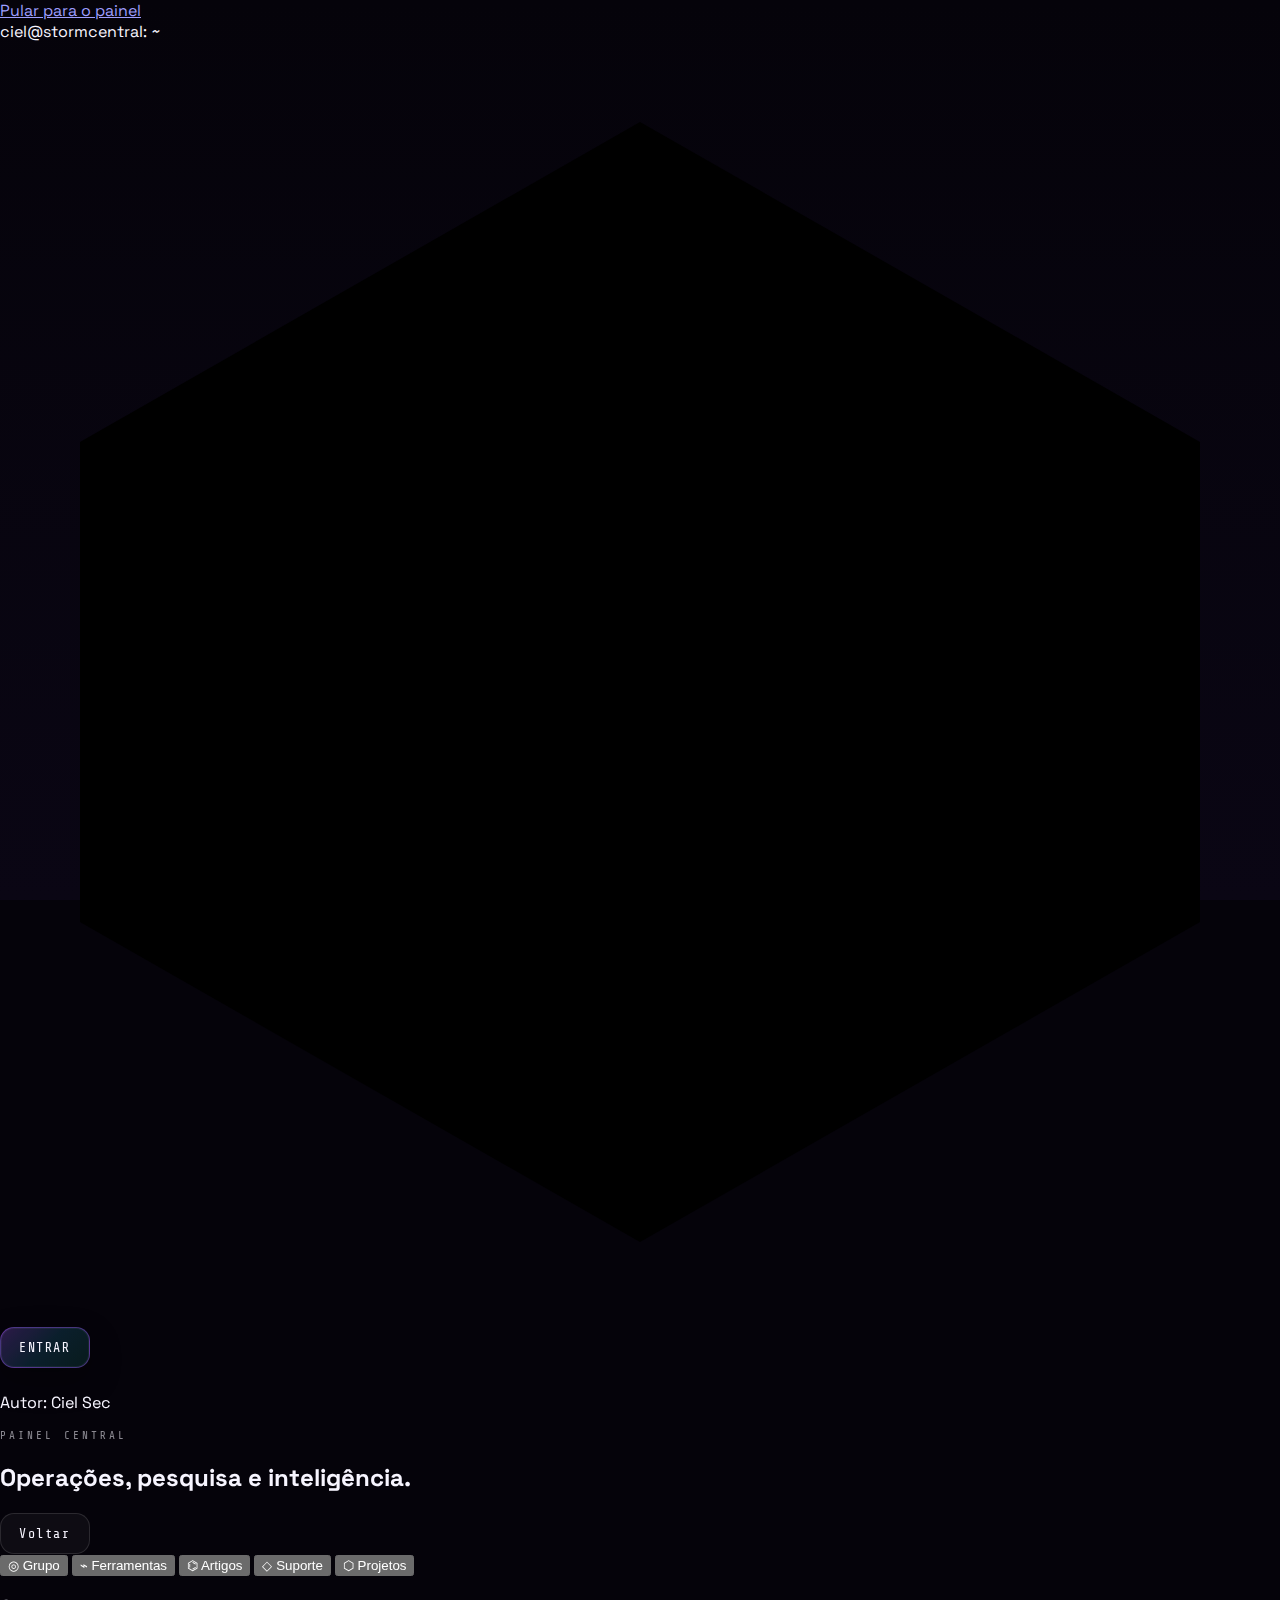
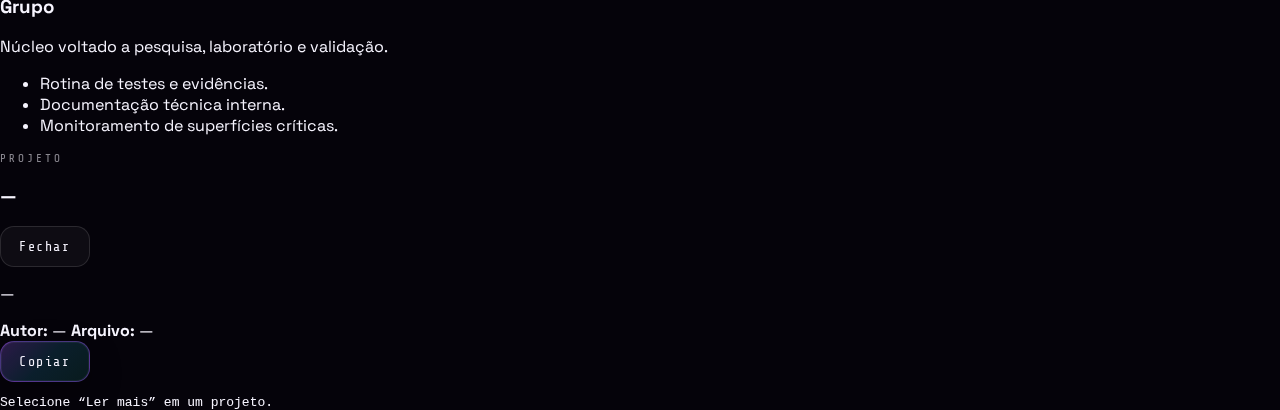
<file: index.html>
<!doctype html>
<html lang="pt-BR">
<head>
  <meta charset="utf-8" />
  <meta name="viewport" content="width=device-width, initial-scale=1" />
  <meta name="theme-color" content="#050707" />
  <meta name="color-scheme" content="dark" />
  <meta name="description" content="Storm Central" />
  <title>Storm Central</title>

  <link rel="preconnect" href="https://fonts.googleapis.com" />
  <link rel="preconnect" href="https://fonts.gstatic.com" crossorigin />
  <link href="https://fonts.googleapis.com/css2?family=Share+Tech+Mono&family=Space+Grotesk:wght@400;500;600;700&display=swap" rel="stylesheet" />

  <link rel="stylesheet" href="styles.css" />
  <script defer src="app.js"></script>
</head>

<body>
  <!-- Background layers -->
  <div class="bg" aria-hidden="true"></div>
  <div class="grid" aria-hidden="true"></div>
  <div class="glow" aria-hidden="true"></div>
  <div class="scanlines" aria-hidden="true"></div>

  <!-- Cursor -->
  <div class="cursor-dot" aria-hidden="true"></div>
  <div class="cursor-ring" aria-hidden="true"></div>

  <a class="skip" href="#hub">Pular para o painel</a>

  <main class="shell" id="app" data-app>

    <!-- HERO / TERMINAL -->
    <section class="screen hero-screen is-active" id="hero" data-screen="hero" aria-label="Tela inicial">
      <div class="hero-core hero-terminal">
        <div class="terminal-window" role="region" aria-label="Terminal de inicialização">
          <div class="terminal-bar" aria-hidden="true">
            <span class="dot red"></span>
            <span class="dot yellow"></span>
            <span class="dot green"></span>
            <span class="terminal-title">ciel@stormcentral: ~</span>
          </div>

          <div class="terminal-body">
            <!-- watermark logo (menor) -->
            <div class="terminal-watermark terminal-watermark-sm" aria-hidden="true">
              <svg viewBox="0 0 160 160">
                <polygon points="80,10 150,50 150,110 80,150 10,110 10,50" />
                <polyline points="80,28 130,60 130,100 80,132 30,100 30,60 80,28" />
                <line x1="80" y1="28" x2="80" y2="132" />
              </svg>
            </div>

            <!-- linhas do boot (JS escreve aqui) -->
            <div class="terminal-lines" id="boot-lines" aria-live="polite"></div>

            <div class="terminal-footer">
              <span class="cursor" aria-hidden="true"></span>
            </div>
          </div>
        </div>

        <div class="hero-actions hero-actions-hidden" id="hero-actions">
          <button class="btn btn-primary" id="enter-btn" type="button" data-action="enter" aria-controls="hub" aria-expanded="false">
            ENTRAR
          </button>
        </div>

        <p class="hero-foot">Autor: <span>Ciel Sec</span></p>
      </div>

      <!-- overlay de transição -->
      <div class="transition-wipe" aria-hidden="true"></div>

      <noscript>
        <p class="noscript">JavaScript desativado: role a página para acessar o painel.</p>
      </noscript>
    </section>

    <!-- HUB -->
    <section class="screen hub-screen" id="hub" data-screen="hub" aria-label="Painel" aria-hidden="true" tabindex="-1">
      <header class="hub-header">
        <div class="hub-head">
          <p class="eyebrow">Painel Central</p>
          <h2>Operações, pesquisa e inteligência.</h2>
        </div>

        <div class="hub-line" aria-hidden="true"></div>

        <div class="hub-actions">
          <button class="btn btn-ghost" type="button" data-action="back" aria-controls="hero">Voltar</button>
        </div>
      </header>

      <div class="hub-layout">
        <nav class="hub-menu" aria-label="Seções" role="tablist">
          <button class="hub-btn is-active" type="button" role="tab" aria-selected="true" aria-controls="panel-grupo" id="tab-grupo" data-panel="grupo">
            <span class="icon" aria-hidden="true">◎</span> Grupo
          </button>

          <button class="hub-btn" type="button" role="tab" aria-selected="false" aria-controls="panel-ferramentas" id="tab-ferramentas" data-panel="ferramentas">
            <span class="icon" aria-hidden="true">⌁</span> Ferramentas
          </button>

          <button class="hub-btn" type="button" role="tab" aria-selected="false" aria-controls="panel-artigos" id="tab-artigos" data-panel="artigos">
            <span class="icon" aria-hidden="true">⌬</span> Artigos
          </button>

          <button class="hub-btn" type="button" role="tab" aria-selected="false" aria-controls="panel-suporte" id="tab-suporte" data-panel="suporte">
            <span class="icon" aria-hidden="true">◇</span> Suporte
          </button>

          <button class="hub-btn" type="button" role="tab" aria-selected="false" aria-controls="panel-projetos" id="tab-projetos" data-panel="projetos">
            <span class="icon" aria-hidden="true">⬡</span> Projetos
          </button>
        </nav>

        <div class="hub-panels" role="region" aria-label="Conteúdo da seção">
          <article class="hub-panel is-active" role="tabpanel" tabindex="0" id="panel-grupo" aria-labelledby="tab-grupo" data-panel-id="grupo">
            <h3>Grupo</h3>
            <p>Núcleo voltado a pesquisa, laboratório e validação.</p>
            <ul>
              <li>Rotina de testes e evidências.</li>
              <li>Documentação técnica interna.</li>
              <li>Monitoramento de superfícies críticas.</li>
            </ul>
          </article>

          <article class="hub-panel" role="tabpanel" tabindex="0" id="panel-ferramentas" aria-labelledby="tab-ferramentas" data-panel-id="ferramentas" hidden>
            <h3>Ferramentas</h3>
            <p>Conjunto de scripts utilitários e automação.</p>
            <ul>
              <li>Enumeração e coleta.</li>
              <li>Triagem e priorização.</li>
              <li>Playbooks e logs.</li>
            </ul>
          </article>

          <article class="hub-panel" role="tabpanel" tabindex="0" id="panel-artigos" aria-labelledby="tab-artigos" data-panel-id="artigos" hidden>
            <h3>Artigos</h3>
            <p>Notas técnicas, estudos e guias.</p>
            <ul>
              <li>Casos e lições.</li>
              <li>Arquitetura e hardening.</li>
              <li>Análise rápida.</li>
            </ul>
          </article>

          <article class="hub-panel" role="tabpanel" tabindex="0" id="panel-suporte" aria-labelledby="tab-suporte" data-panel-id="suporte" hidden>
            <h3>Suporte</h3>
            <p>Canal direto para coordenação e triagem.</p>
            <ul>
              <li>Onboarding.</li>
              <li>Resposta assistida.</li>
              <li>Treinamento.</li>
            </ul>
          </article>

          <!-- ABA PROJETOS (com “Ler mais” + drop panel) -->
          <article class="hub-panel" role="tabpanel" tabindex="0" id="panel-projetos" aria-labelledby="tab-projetos" data-panel-id="projetos" hidden>
            <header class="projects-header">
              <p class="eyebrow">Projetos</p>
              <h2>Scripts</h2>
            </header>

            <div class="projects-grid">

              <!-- Card 1 -->
              <article class="project-card"
                data-project-id="havijpy"
                data-title="havijpy_sqlmap_gui.py"
                data-desc="Interface em PyQt que executa SQLmap e mostra saída em tempo real."
                data-author="Ciel Sec"
                data-src="code/havijpy_sqlmap_gui.py">
                <header class="project-head">
                  <h3>havijpy_sqlmap_gui.py</h3>
                  <p>Interface em PyQt que executa SQLmap e mostra saída em tempo real.</p>
                </header>
                <div class="project-actions">
                  <button class="btn btn-ghost project-more" type="button" aria-controls="project-drop" aria-expanded="false">
                    Ler mais
                  </button>
                </div>
              </article>

              <!-- Card 2 -->
              <article class="project-card"
                data-project-id="pentest"
                data-title="pentest_central.py"
                data-desc="Orquestra ferramentas e salva logs por execução."
                data-author="Ciel Sec"
                data-src="code/pentest_central.py">
                <header class="project-head">
                  <h3>pentest_central.py</h3>
                  <p>Orquestra ferramentas e salva logs por execução.</p>
                </header>
                <div class="project-actions">
                  <button class="btn btn-ghost project-more" type="button" aria-controls="project-drop" aria-expanded="false">
                    Ler mais
                  </button>
                </div>
              </article>

              <!-- Card 3 -->
              <article class="project-card"
                data-project-id="recon"
                data-title="recon_automation.sh"
                data-desc="Automação de enumeração e organização de resultados."
                data-author="Ciel Sec"
                data-src="code/recon_automation.sh">
                <header class="project-head">
                  <h3>recon_automation.sh</h3>
                  <p>Automação de enumeração e organização de resultados.</p>
                </header>
                <div class="project-actions">
                  <button class="btn btn-ghost project-more" type="button" aria-controls="project-drop" aria-expanded="false">
                    Ler mais
                  </button>
                </div>
              </article>

              <!-- Card 4 -->
              <article class="project-card"
                data-project-id="privesc"
                data-title="privesc_pack.sh"
                data-desc="Coleta informações do host e organiza a saída."
                data-author="Ciel Sec"
                data-src="code/privesc_pack.sh">
                <header class="project-head">
                  <h3>privesc_pack.sh</h3>
                  <p>Coleta informações do host e organiza a saída.</p>
                </header>
                <div class="project-actions">
                  <button class="btn btn-ghost project-more" type="button" aria-controls="project-drop" aria-expanded="false">
                    Ler mais
                  </button>
                </div>
              </article>

              <!-- Card 5 -->
              <article class="project-card"
                data-project-id="cielpl"
                data-title="ciel.pl"
                data-desc="Detecção e enumeração de WebDAV."
                data-author="Ciel Sec"
                data-src="code/ciel.pl">
                <header class="project-head">
                  <h3>ciel.pl</h3>
                  <p>Detecção e enumeração de WebDAV.</p>
                </header>
                <div class="project-actions">
                  <button class="btn btn-ghost project-more" type="button" aria-controls="project-drop" aria-expanded="false">
                    Ler mais
                  </button>
                </div>
              </article>

            </div>

            <footer class="site-footer" role="contentinfo">
              <p>Programado por Ciel Sec</p>
            </footer>
          </article>
        </div>
      </div>
    </section>

  </main>

  <!-- DROP MINI TELA (fica fora do fluxo e “cai” por cima) -->
  <div class="drop-overlay" id="project-drop" aria-hidden="true">
    <div class="drop-backdrop" data-drop-close aria-hidden="true"></div>

    <section class="drop-panel" role="dialog" aria-modal="true" aria-label="Detalhes do projeto" tabindex="-1">
      <header class="drop-head">
        <div class="drop-titlewrap">
          <p class="eyebrow">Projeto</p>
          <h3 class="drop-title" id="drop-title">—</h3>
        </div>

        <button class="btn btn-ghost drop-close" type="button" data-drop-close aria-label="Fechar">
          Fechar
        </button>
      </header>

      <div class="drop-body">
        <div class="drop-info">
          <p class="drop-desc" id="drop-desc">—</p>

          <div class="drop-meta">
            <span class="drop-chip"><strong>Autor:</strong> <span id="drop-author">—</span></span>
            <span class="drop-chip"><strong>Arquivo:</strong> <span id="drop-file">—</span></span>
          </div>

          <div class="drop-actions">
            <button class="btn btn-primary copy-btn" type="button" data-copy-target="drop-code">
              Copiar
            </button>
          </div>
        </div>

        <!-- Code viewer (JS troca o data-src e carrega o arquivo) -->
        <pre class="code-block drop-code" id="drop-code" data-src=""><code>Selecione “Ler mais” em um projeto.</code></pre>
      </div>
    </section>
  </div>

  <!-- Toast (mensagem rápida tipo “Copiado.”) -->
  <div class="toast" id="toast" role="status" aria-live="polite"></div>
</body>
</html>
</file>
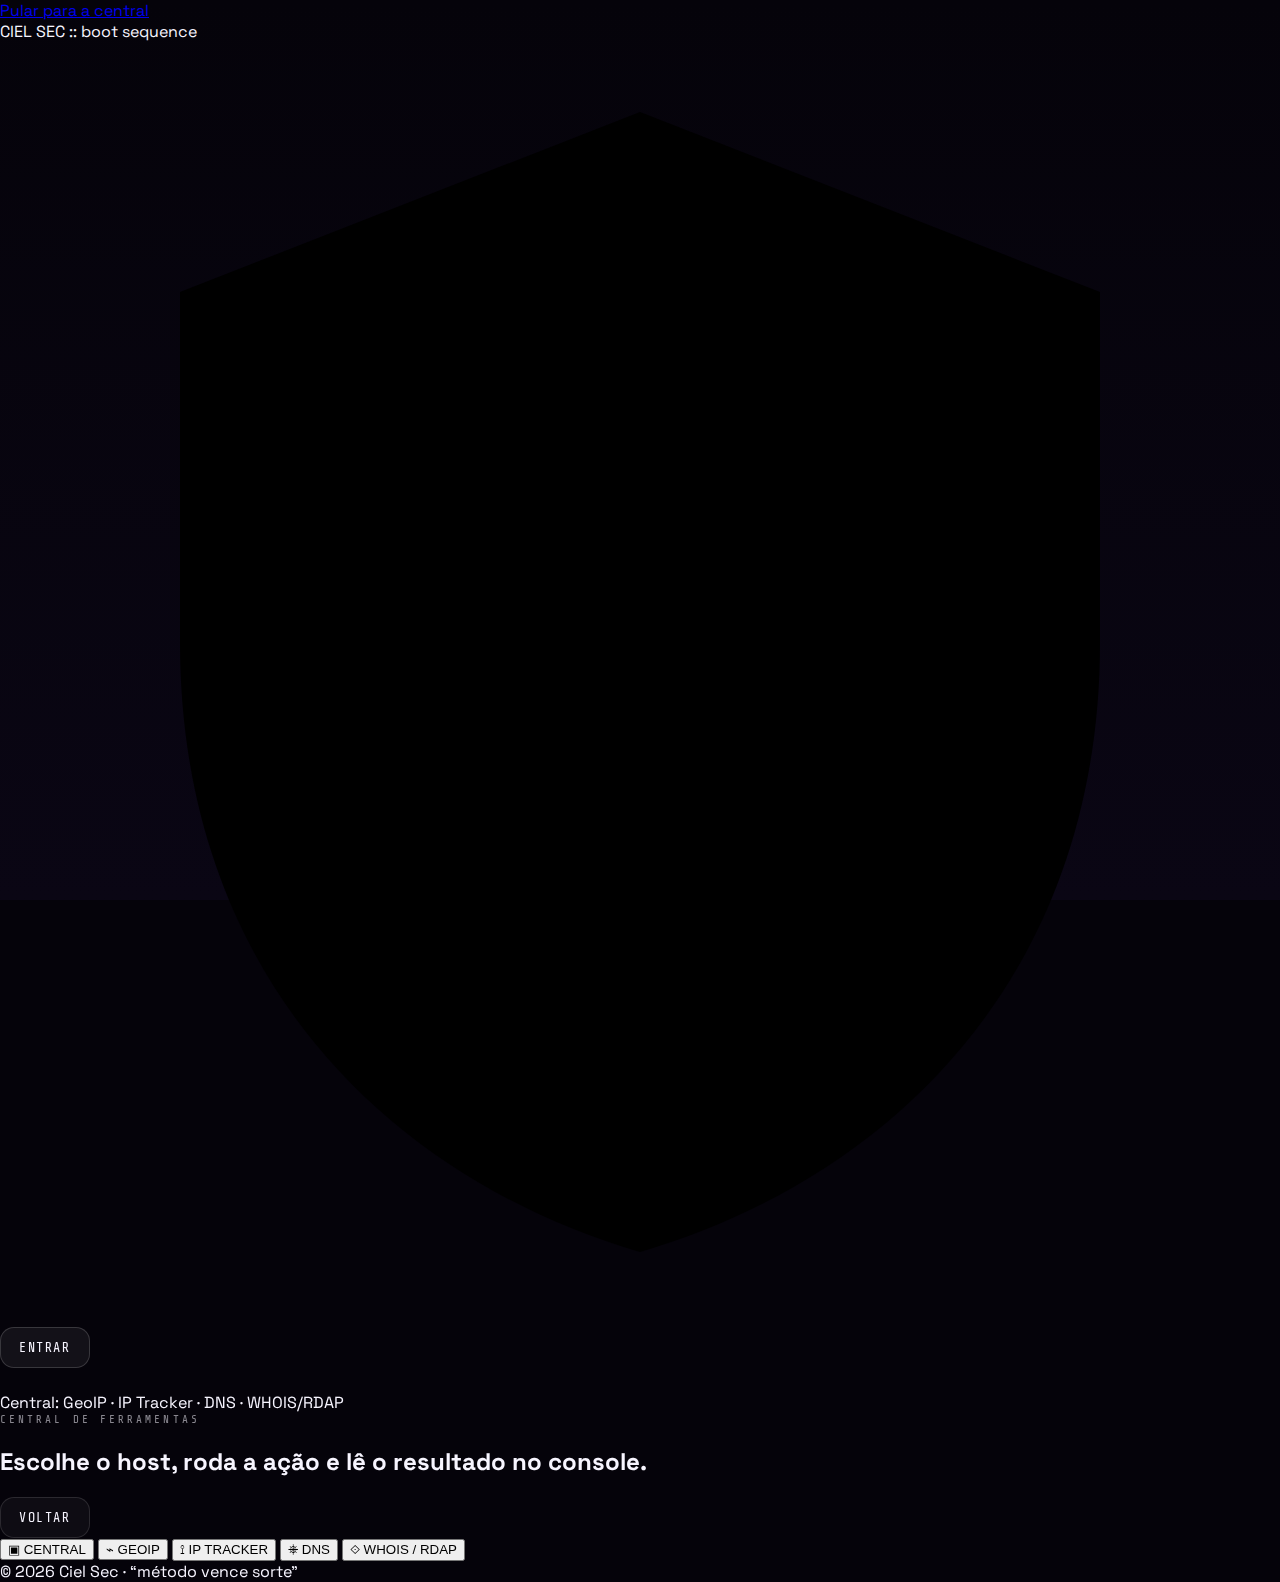
<file: central.html>
<!doctype html>
<html lang="pt-BR">
<head>
  <meta charset="utf-8" />
  <meta name="viewport" content="width=device-width, initial-scale=1" />
  <title>Ciel Sec — Central</title>

  <!-- Fonts usadas no teu CSS -->
  <link rel="preconnect" href="https://fonts.googleapis.com">
  <link rel="preconnect" href="https://fonts.gstatic.com" crossorigin>
  <link href="https://fonts.googleapis.com/css2?family=Share+Tech+Mono&family=Space+Grotesk:wght@400;600;700&display=swap" rel="stylesheet">

  <link rel="stylesheet" href="styles.css" />
</head>

<body class="cursor-hidden">
  <a class="skip" href="#hub">Pular para a central</a>

  <!-- Background layers -->
  <div class="bg"></div>
  <div class="grid"></div>
  <div class="glow"></div>
  <div class="scanlines"></div>

  <!-- Cursor custom -->
  <div class="cursor-dot" aria-hidden="true"></div>
  <div class="cursor-ring" aria-hidden="true"></div>

  <!-- Wipe transition -->
  <div class="transition-wipe" aria-hidden="true"></div>

  <main class="shell">
    <!-- =================== HERO / TERMINAL =================== -->
    <section id="hero" class="screen is-active" aria-hidden="false">
      <div class="hero-terminal">
        <div class="terminal-window">
          <div class="terminal-bar">
            <span class="dot red"></span>
            <span class="dot yellow"></span>
            <span class="dot green"></span>
            <div class="terminal-title">CIEL SEC :: boot sequence</div>
          </div>

          <div class="terminal-body">
            <div class="terminal-watermark" aria-hidden="true">
              <svg viewBox="0 0 256 256" role="img" aria-label="Ciel Sec watermark">
                <path d="M128 14l92 36v70c0 66-41 107-92 122C77 227 36 186 36 120V50l92-36Z"></path>
                <path d="M92 132l26 26 54-70" stroke-linecap="round" stroke-linejoin="round"></path>
              </svg>
            </div>

            <!-- Boot lines (teu app.js digita aqui) -->
            <div id="boot-lines" class="terminal-lines" aria-live="polite"></div>

            <div class="terminal-footer">
              <span class="term-cursor" aria-hidden="true"></span>
            </div>
          </div>
        </div>

        <div id="hero-actions" class="hero-actions hero-actions-hidden">
          <button id="enter-btn" class="btn" type="button">ENTRAR</button>
        </div>

        <div class="hero-foot">
          <div>Central: <span>GeoIP</span> · <span>IP Tracker</span> · <span>DNS</span> · <span>WHOIS/RDAP</span></div>
          <section class="hub-panel" data-panel-id="dstatl7" hidden>
  <h3>Dstat L7</h3>
  <p>Render do gráfico remoto (L7). Usa o mesmo host/IP do input da Central.</p>

  <article class="project-card" style="margin-top:14px;">
    <div class="project-head">
      <h4>Graph</h4>
      <p>Fonte: vedbex · endpoint /tools/ajax/dstat/L7/graph</p>
    </div>

    <div style="display:flex; flex-wrap:wrap; gap:10px; margin-top:10px;">
      <button class="btn" type="button" id="dstat-refresh">RECARREGAR</button>
      <button class="btn btn-ghost" type="button" id="dstat-open">ABRIR EM NOVA ABA</button>

      <div style="display:flex; align-items:center; gap:10px; margin-left:auto;">
        <div class="drop-label">Status:</div>
        <div id="dstat-status" class="drop-value" style="color:rgba(0,255,153,.75)">READY</div>
      </div>
    </div>

    <div class="drop-codebar" style="margin-top:12px;">
      <div class="drop-label">URL</div>
      <div class="drop-value" id="dstat-url" style="opacity:.85">—</div>
    </div>

    <!-- Render principal -->
    <div style="margin-top:12px; border-radius:14px; overflow:hidden; border:1px solid rgba(0,255,153,.18); background:rgba(0,0,0,.18);">
      <img id="dstat-img"
           alt="Dstat L7 graph"
           style="display:block; width:100%; height:auto;"
           loading="lazy"
           referrerpolicy="no-referrer"
      />
    </div>

    <!-- Fallback caso o endpoint não seja imagem direta (opcional) -->
    <div class="drop-hint" style="margin-top:10px;">
      Se não aparecer nada, pode ser que o endpoint devolva HTML/JS ou bloqueie hotlink. Aí usa “Abrir em nova aba”.
    </div>
  </article>
</section>
        </div>
      </div>
    </section>

    <!-- =================== HUB / CENTRAL =================== -->
    <section id="hub" class="screen" aria-hidden="true" tabindex="-1">
      <header class="hub-header">
        <div class="hub-head">
          <div class="eyebrow">Central de Ferramentas</div>
          <h2>Escolhe o host, roda a ação e lê o resultado no console.</h2>
        </div>
        <div class="hub-line" aria-hidden="true"></div>
        <button class="btn btn-ghost" type="button" data-action="back">VOLTAR</button>
      </header>

      <div class="hub-layout">
        <!-- Menu -->
        <nav class="hub-menu" aria-label="Módulos">
          <button class="hub-btn is-active" type="button" data-panel="central" aria-selected="true">
            <span class="icon">▣</span> CENTRAL
          </button>
          <button class="hub-btn" type="button" data-panel="geoip" aria-selected="false">
            <span class="icon">⌁</span> GEOIP
          </button>
          <button class="hub-btn" type="button" data-panel="iptrack" aria-selected="false">
            <span class="icon">⟟</span> IP TRACKER
          </button>
          <button class="hub-btn" type="button" data-panel="dns" aria-selected="false">
            <span class="icon">⎈</span> DNS
          </button>
          <button class="hub-btn" type="button" data-panel="whois" aria-selected="false">
            <span class="icon">⟐</span> WHOIS / RDAP
          </button>
        </nav>

        <!-- Panels -->
        <div class="hub-panels" role="region" aria-label="Painel">
          <!-- CENTRAL (console + ações) -->
          <section class="hub-panel is-active" data-panel-id="central" hidden="false">
            <h3>Central</h3>
            <p>Input do alvo + botões de ação + console de resultados (funcionando em GitHub Pages).</p>

            <!-- Painel de controle reutilizando o estilo do teu "card" -->
            <article class="project-card" style="margin-top:14px;">
              <div class="project-head">
                <h4>Alvo / Host</h4>
                <p>IPv4 ou domínio. Enter roda uma ação “inteligente”.</p>
              </div>

              <div style="margin-top:12px; display:grid; gap:10px;">
                <div style="display:grid; gap:8px;">
                  <div class="drop-label">Host</div>
                  <input id="tool-host"
                         list="host-sugestoes"
                         placeholder="8.8.8.8 | 1.1.1.1 | example.com"
                         spellcheck="false"
                         autocomplete="off"
                         style="
                           width:100%;
                           padding:12px 14px;
                           border-radius:12px;
                           border:1px solid rgba(0,255,153,.22);
                           background:rgba(0,0,0,.22);
                           color:rgba(228,241,236,.92);
                           outline:none;
                         " />
                  <datalist id="host-sugestoes">
                    <option value="8.8.8.8"></option>
                    <option value="1.1.1.1"></option>
                    <option value="9.9.9.9"></option>
                    <option value="example.com"></option>
                    <option value="cloudflare.com"></option>
                  </datalist>
                </div>

                <div style="display:grid; gap:8px;">
                  <div class="drop-label">DNS Type (quando usar DNS/PTR)</div>
                  <select id="tool-dns-type"
                          style="
                            width:100%;
                            padding:12px 14px;
                            border-radius:12px;
                            border:1px solid rgba(0,255,153,.22);
                            background:rgba(0,0,0,.22);
                            color:rgba(228,241,236,.92);
                            outline:none;
                          ">
                    <option value="A">A</option>
                    <option value="AAAA">AAAA</option>
                    <option value="MX">MX</option>
                    <option value="NS">NS</option>
                    <option value="TXT">TXT</option>
                    <option value="CNAME">CNAME</option>
                    <option value="SOA">SOA</option>
                    <option value="PTR">PTR (Reverse)</option>
                  </select>
                </div>

                <div style="display:flex; flex-wrap:wrap; gap:10px; margin-top:4px;">
                  <button class="btn" type="button" data-tool="geoip">GEOIP</button>
                  <button class="btn" type="button" data-tool="iptrack">IPTRACK</button>
                  <button class="btn" type="button" data-tool="dns">DNS</button>
                  <button class="btn" type="button" data-tool="whois">WHOIS</button>
                  <button class="btn btn-ghost" type="button" id="tool-clear">CLEAR</button>
                  <button class="btn btn-ghost" type="button" id="tool-copy">COPIAR</button>
                </div>

                <div style="display:flex; gap:10px; align-items:center; flex-wrap:wrap;">
                  <div class="drop-label">Status:</div>
                  <div id="tool-status" class="drop-value" style="color:rgba(0,255,153,.75)">READY</div>
                  <div class="drop-label" style="margin-left:auto;">Fonte:</div>
                  <div class="drop-value" style="opacity:.9">ipapi/ipwho · dns.google · rdap.org</div>
                </div>
              </div>
            </article>

            <article class="project-card" style="margin-top:14px;">
              <div class="project-head">
                <h4>Console</h4>
                <p>Resultados e erros aparecem aqui. (Perfeito pra print/relatório)</p>
              </div>

              <div class="drop-codebar">
                <div class="drop-label">Output</div>
                <div class="drop-value" id="tool-meta" style="opacity:.8;">—</div>
              </div>

              <pre class="code-block" style="min-height:220px;"><code id="tool-output"></code></pre>
              <div class="drop-hint">Dica: se algum endpoint bloquear CORS, você vai ver o erro no console (aí só com proxy/back-end).</div>
            </article>
          </section>

          <!-- Painéis explicativos (pra bater com teu menu) -->
          <section class="hub-panel" data-panel-id="geoip" hidden>
            <h3>GeoIP</h3>
            <p>Geolocalização + ASN/ORG + timezone. Use IPv4.</p>
            <ul>
              <li>Entrada: IPv4</li>
              <li>Saída: cidade/país/coords/ASN/org</li>
            </ul>
          </section>

          <section class="hub-panel" data-panel-id="iptrack" hidden>
            <h3>IP Tracker</h3>
            <p>Combo: GeoIP + RDAP + Reverse DNS (PTR) quando existir.</p>
            <ul>
              <li>GeoIP</li>
              <li>RDAP (registro / entidades)</li>
              <li>PTR (reverse)</li>
            </ul>
          </section>

          <section class="hub-panel" data-panel-id="dns" hidden>
            <h3>DNS</h3>
            <p>Resolver DNS via DNS-over-HTTPS (Google). Use domínio (ou PTR com IP).</p>
            <ul>
              <li>A/AAAA/MX/NS/TXT/CNAME/SOA</li>
              <li>PTR: reverse de IPv4</li>
            </ul>
          </section>

          <section class="hub-panel" data-panel-id="whois" hidden>
            <h3>WHOIS / RDAP</h3>
            <p>RDAP é o “WHOIS moderno” e geralmente funciona melhor no browser do que WHOIS clássico.</p>
            <ul>
              <li>Domínio ou IP</li>
              <li>Status, eventos, nameservers, entidades (quando expostas)</li>
            </ul>
          </section>
        </div>
      </div>

      <footer class="site-footer">
        <div>© <span id="year"></span> Ciel Sec · “método vence sorte”</div>
      </footer>
    </section>
  </main>

  <!-- ====== TOOL ENGINE (inline, sem mexer no teu app.js) ====== -->
  <script>
    (function(){
      const hostEl = document.getElementById("tool-host");
      const typeEl = document.getElementById("tool-dns-type");
      const outEl  = document.getElementById("tool-output");
      const metaEl = document.getElementById("tool-meta");
      const stEl   = document.getElementById("tool-status");
      const btnClear = document.getElementById("tool-clear");
      const btnCopy  = document.getElementById("tool-copy");

      let lastTool = "geoip";

      const now = () => new Date().toLocaleString("pt-BR");
      const setStatus = (t, c) => {
        stEl.textContent = t;
        stEl.style.color =
          c === "ok" ? "rgba(0,255,153,.85)" :
          c === "bad" ? "rgba(255,77,77,.90)" :
          c === "warn" ? "rgba(255,210,77,.95)" :
          "rgba(0,255,153,.75)";
      };

      const clear = () => {
        outEl.textContent = "";
        metaEl.textContent = "—";
        setStatus("READY","ok");
      };

      const log = (s="") => {
        outEl.textContent += s + "\n";
      };

      const hr = () => log("─".repeat(72));

      const isIPv4 = (ip) => /^(\d{1,3}\.){3}\d{1,3}$/.test(ip) && ip.split(".").every(n => +n>=0 && +n<=255);
      const looksDomain = (d) => !!d && !/\s/.test(d) && d.includes(".") && /^[a-zA-Z0-9.-]+$/.test(d) && !d.startsWith(".") && !d.endsWith(".");
      const ipToPTR = (ip) => ip.split(".").reverse().join(".") + ".in-addr.arpa";

      async function fetchJson(url, opts={}, timeoutMs=12000){
        const ctrl = new AbortController();
        const t = setTimeout(()=>ctrl.abort(), timeoutMs);
        try{
          const r = await fetch(url, { ...opts, signal: ctrl.signal });
          if(!r.ok){
            const tx = await r.text().catch(()=> "");
            throw new Error(`HTTP ${r.status} — ${tx.slice(0,180)}`);
          }
          const ct = r.headers.get("content-type") || "";
          if(ct.includes("json")) return await r.json();
          const tx = await r.text();
          try { return JSON.parse(tx); } catch { return { raw: tx }; }
        } finally {
          clearTimeout(t);
        }
      }

      async function geoip(ip){
        setStatus("WORKING","warn");
        metaEl.textContent = `GeoIP :: ${ip} :: ${now()}`;
        log(`$ geoip ${ip}`);
        try{
          // ipapi (principal)
          let j;
          try{
            j = await fetchJson(`https://ipapi.co/${encodeURIComponent(ip)}/json/`);
            if(j?.error) throw new Error(j?.reason || "ipapi error");
            log(`IP: ${j.ip || ip}`);
            log(`Local: ${j.city || "-"}, ${j.region || "-"} — ${j.country_name || "-"} (${j.country || "-"})`);
            log(`Coords: ${j.latitude ?? "-"}, ${j.longitude ?? "-"}`);
            log(`ASN: ${j.asn || "-"} | Org: ${j.org || "-"} `);
            log(`Timezone: ${j.timezone || "-"}`);
          } catch {
            // fallback ipwho.is
            j = await fetchJson(`https://ipwho.is/${encodeURIComponent(ip)}`);
            if(j?.success === false) throw new Error(j?.message || "ipwho error");
            log(`IP: ${j.ip || ip}`);
            log(`Local: ${j.city || "-"}, ${j.region || "-"} — ${j.country || "-"} (${j.country_code || "-"})`);
            log(`Coords: ${j.latitude ?? "-"}, ${j.longitude ?? "-"}`);
            log(`ASN: ${j.connection?.asn || "-"} | Org: ${j.connection?.org || "-"} `);
            log(`Timezone: ${j.timezone?.id || "-"}`);
          }

          setStatus("OK","ok");
        } catch(e){
          setStatus("FAIL","bad");
          log(`ERRO geoip: ${e.message}`);
        }
        hr();
      }

      async function dns(name, type){
        setStatus("WORKING","warn");
        metaEl.textContent = `DNS :: ${name} :: ${type} :: ${now()}`;
        log(`$ dns ${name} ${type}`);
        try{
          const url = `https://dns.google/resolve?name=${encodeURIComponent(name)}&type=${encodeURIComponent(type)}`;
          const j = await fetchJson(url);
          if(j?.Status !== 0) log(`DNS Status != 0 (${j.Status}).`);

          if(j?.Answer?.length){
            for(const a of j.Answer){
              log(`${a.name}  TYPE=${a.type}  TTL=${a.TTL}  ${a.data}`);
            }
          } else {
            log("Sem Answer. Tentando Authority/Additional...");
            if(j?.Authority?.length) for(const a of j.Authority) log(`[AUTH] ${a.name} TYPE=${a.type} TTL=${a.TTL} ${a.data}`);
            if(j?.Additional?.length) for(const a of j.Additional) log(`[ADD]  ${a.name} TYPE=${a.type} TTL=${a.TTL} ${a.data}`);
            if(!j?.Authority?.length && !j?.Additional?.length) log("Nada retornado.");
          }

          setStatus("OK","ok");
        } catch(e){
          setStatus("FAIL","bad");
          log(`ERRO dns: ${e.message}`);
        }
        hr();
      }

      async function rdap(target){
        setStatus("WORKING","warn");
        metaEl.textContent = `RDAP :: ${target} :: ${now()}`;
        log(`$ whois ${target}`);
        try{
          const url = isIPv4(target)
            ? `https://rdap.org/ip/${encodeURIComponent(target)}`
            : `https://rdap.org/domain/${encodeURIComponent(target)}`;

          const j = await fetchJson(url, { headers: { "accept": "application/rdap+json, application/json" } });

          log(`Handle: ${j.handle || "-"}`);
          if(j.ldhName) log(`Nome: ${j.ldhName}`);
          if(j.status) log(`Status: ${Array.isArray(j.status) ? j.status.join(", ") : j.status}`);

          if(Array.isArray(j.events)){
            for(const ev of j.events){
              if(ev?.eventAction && ev?.eventDate){
                const key = (ev.eventAction || "").toLowerCase();
                if(["registration","last changed","expiration","transfer","last update of rdap database"].includes(key)){
                  log(`${ev.eventAction}: ${ev.eventDate}`);
                }
              }
            }
          }

          if(Array.isArray(j.nameservers) && j.nameservers.length){
            log("Nameservers:");
            for(const ns of j.nameservers.slice(0, 25)){
              log(` - ${ns.ldhName || ns.name || "-"}`);
            }
          }

          setStatus("OK","ok");
        } catch(e){
          setStatus("FAIL","bad");
          log(`ERRO whois/rdap: ${e.message}`);
          log("Obs: WHOIS clássico geralmente quebra por CORS; RDAP é o caminho certo no browser.");
        }
        hr();
      }

      async function iptrack(ip){
        setStatus("WORKING","warn");
        metaEl.textContent = `IPTRACK :: ${ip} :: ${now()}`;
        log(`$ iptrack ${ip}`);
        try{
          hr();
          await geoip(ip);
          await rdap(ip);

          // Reverse DNS (PTR) se escolhido ou sempre (aqui sempre)
          const ptr = ipToPTR(ip);
          await dns(ptr, "PTR");

          setStatus("OK","ok");
        } catch(e){
          setStatus("FAIL","bad");
          log(`ERRO iptrack: ${e.message}`);
          hr();
        }
      }

      async function run(tool){
        const host = (hostEl.value || "").trim();
        const type = (typeEl.value || "A").toUpperCase();
        if(!host){
          setStatus("SEM HOST","bad");
          metaEl.textContent = "Informe um host/IP.";
          return;
        }

        lastTool = tool;

        // auto PTR: se DNS + PTR e host é IP, converte.
        if(tool === "dns"){
          if(type === "PTR"){
            if(!isIPv4(host)){
              setStatus("PTR precisa IP","bad");
              metaEl.textContent = "PTR precisa de IPv4.";
              return;
            }
            return dns(ipToPTR(host), "PTR");
          }
          return dns(host, type);
        }

        if(tool === "geoip"){
          if(!isIPv4(host)){
            setStatus("GeoIP precisa IP","bad");
            metaEl.textContent = "GeoIP precisa de IPv4.";
            return;
          }
          return geoip(host);
        }

        if(tool === "iptrack"){
          if(!isIPv4(host)){
            setStatus("IPTRACK precisa IP","bad");
            metaEl.textContent = "IPTRACK precisa de IPv4.";
            return;
          }
          return iptrack(host);
        }

        if(tool === "whois"){
          if(!isIPv4(host) && !looksDomain(host)){
            setStatus("Host inválido","bad");
            metaEl.textContent = "Use IPv4 ou domínio.";
            return;
          }
          return rdap(host);
        }
      }

      // Botões de tool
      document.addEventListener("click", (e) => {
        const b = e.target.closest?.("[data-tool]");
        if(b){
          run(b.getAttribute("data-tool"));
          return;
        }
      });

      btnClear?.addEventListener("click", clear);

      btnCopy?.addEventListener("click", async () => {
        const txt = outEl.textContent || "";
        if(!txt.trim()) return;
        try{
          await navigator.clipboard.writeText(txt);
          setStatus("COPIADO ✓","ok");
          setTimeout(()=> setStatus("READY","ok"), 900);
        } catch {
          setStatus("FALHA copy","bad");
        }
      });

      // Enter “inteligente”
      hostEl?.addEventListener("keydown", (e) => {
        if(e.key !== "Enter") return;
        const host = (hostEl.value || "").trim();
        if(isIPv4(host)){
          run(lastTool === "dns" ? "iptrack" : lastTool); // se tava em dns, vai iptrack
        } else if(looksDomain(host)){
          run(lastTool === "geoip" || lastTool === "iptrack" ? "dns" : lastTool);
        } else {
          setStatus("Host inválido","bad");
          metaEl.textContent = "Formato inválido.";
        }
      });

      // Boot
      clear();
      log(`[${now()}] Ciel Sec Central pronta.`);
      log(`Dica: host + GEOIP / IPTRACK / DNS / WHOIS. (Enter roda rápido)`);
      hr();
    })();
  </script>

  <script>
    document.getElementById("year").textContent = new Date().getFullYear();
  </script>

  <!-- teu app.js continua comandando boot/wipe/tabs/cursor -->
  <script src="app.js"></script>
</body>
</html>
</file>
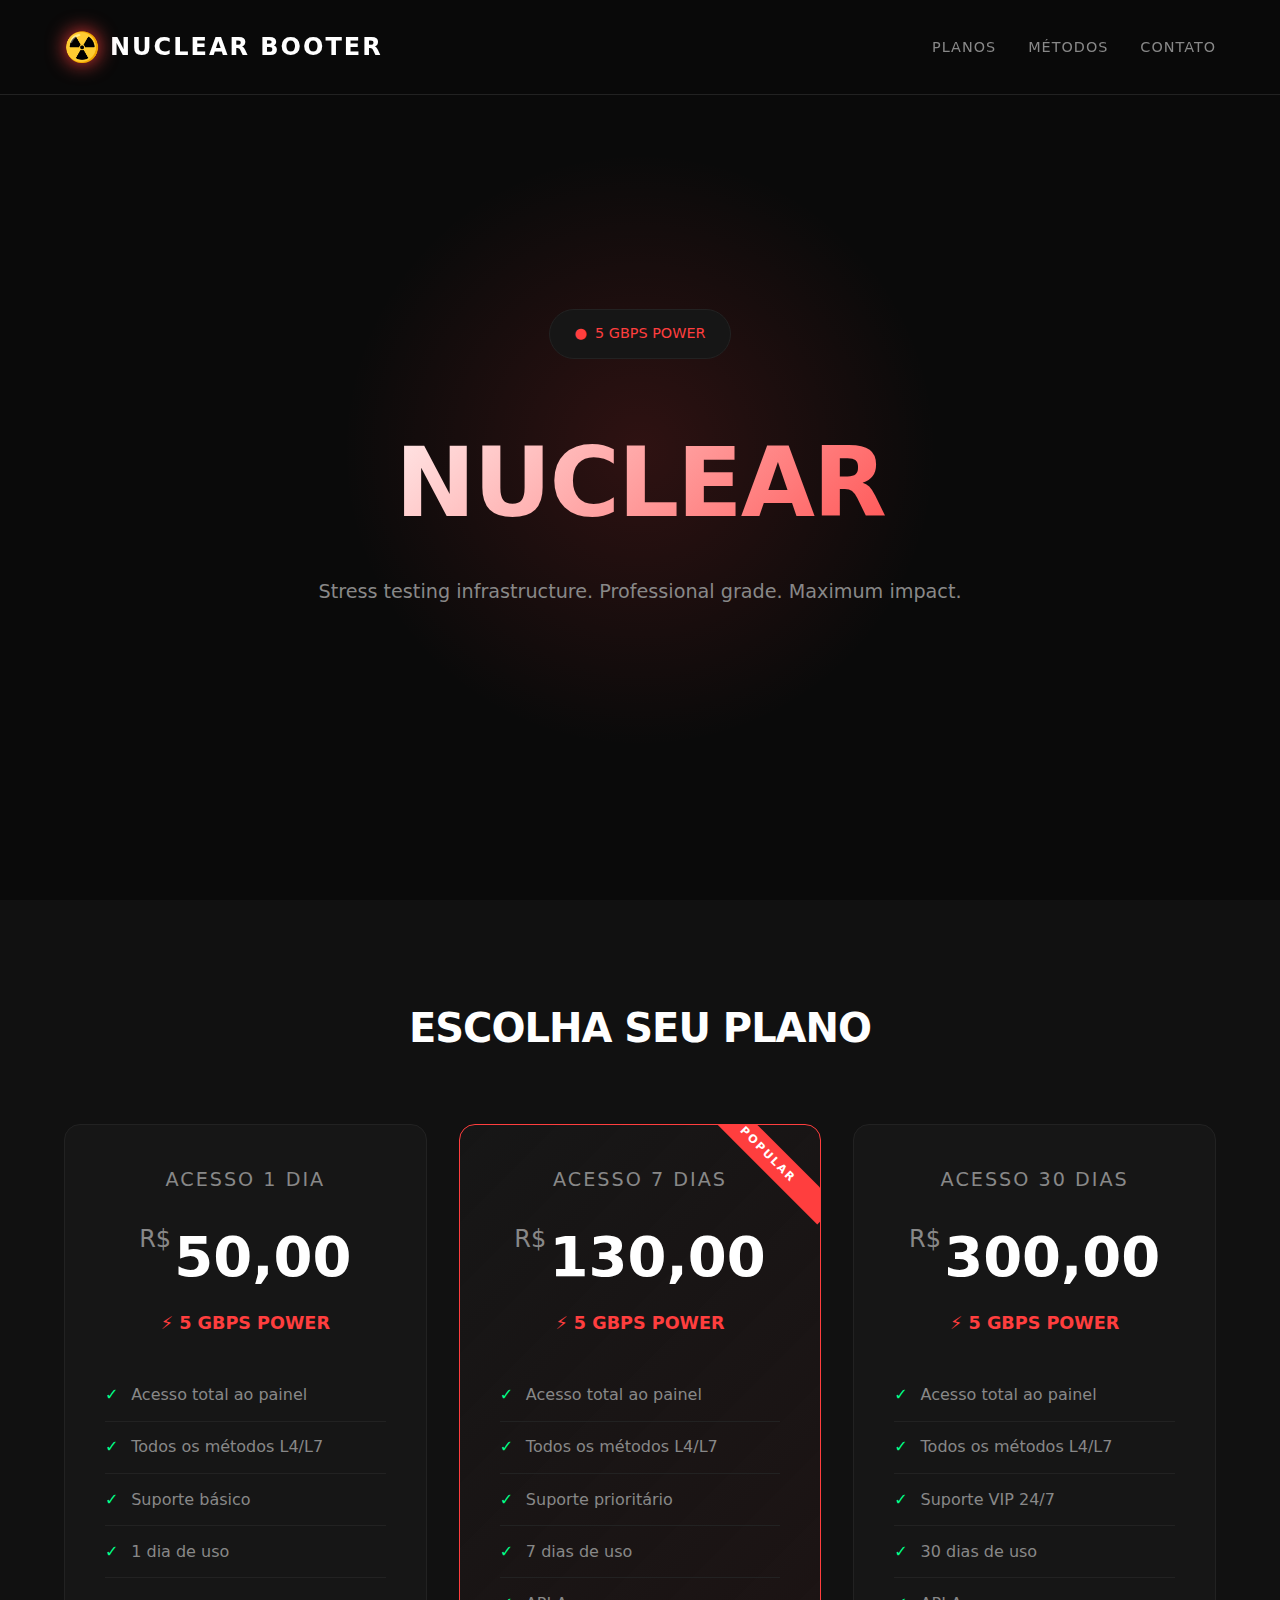
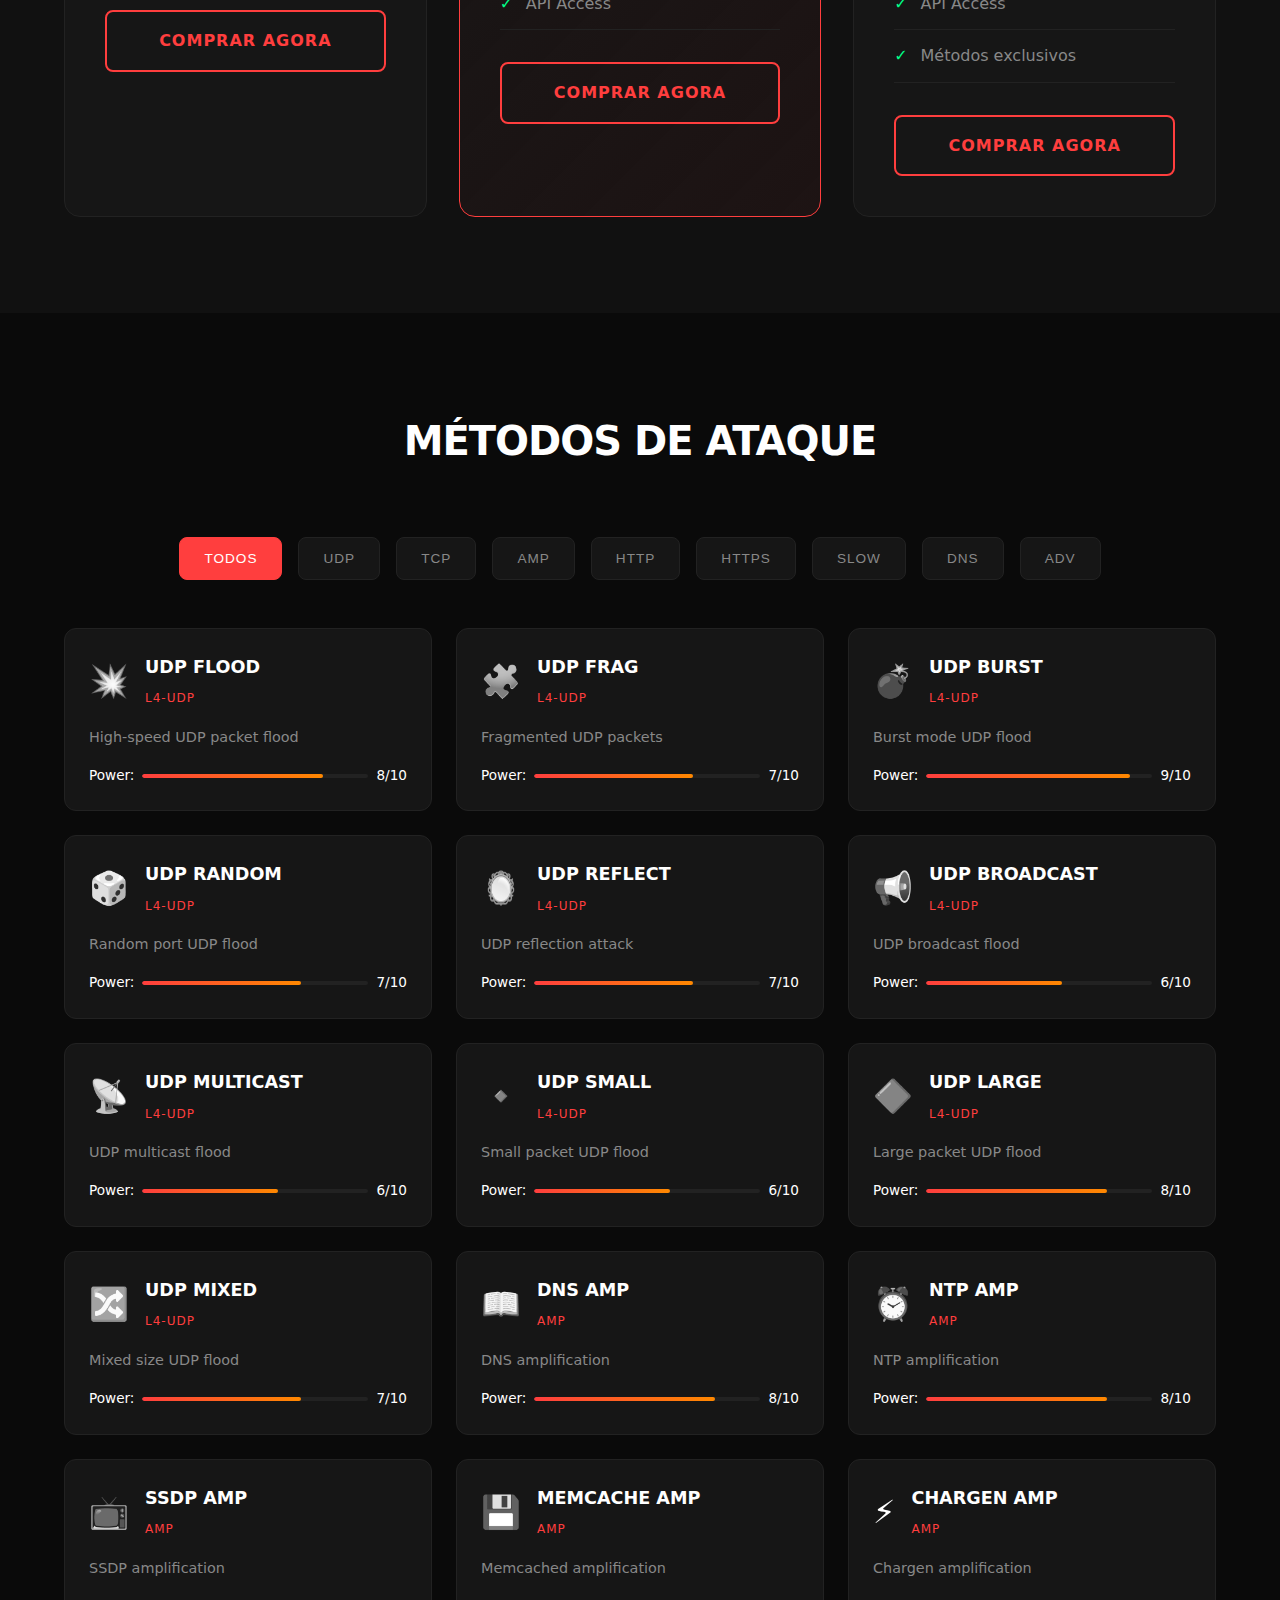
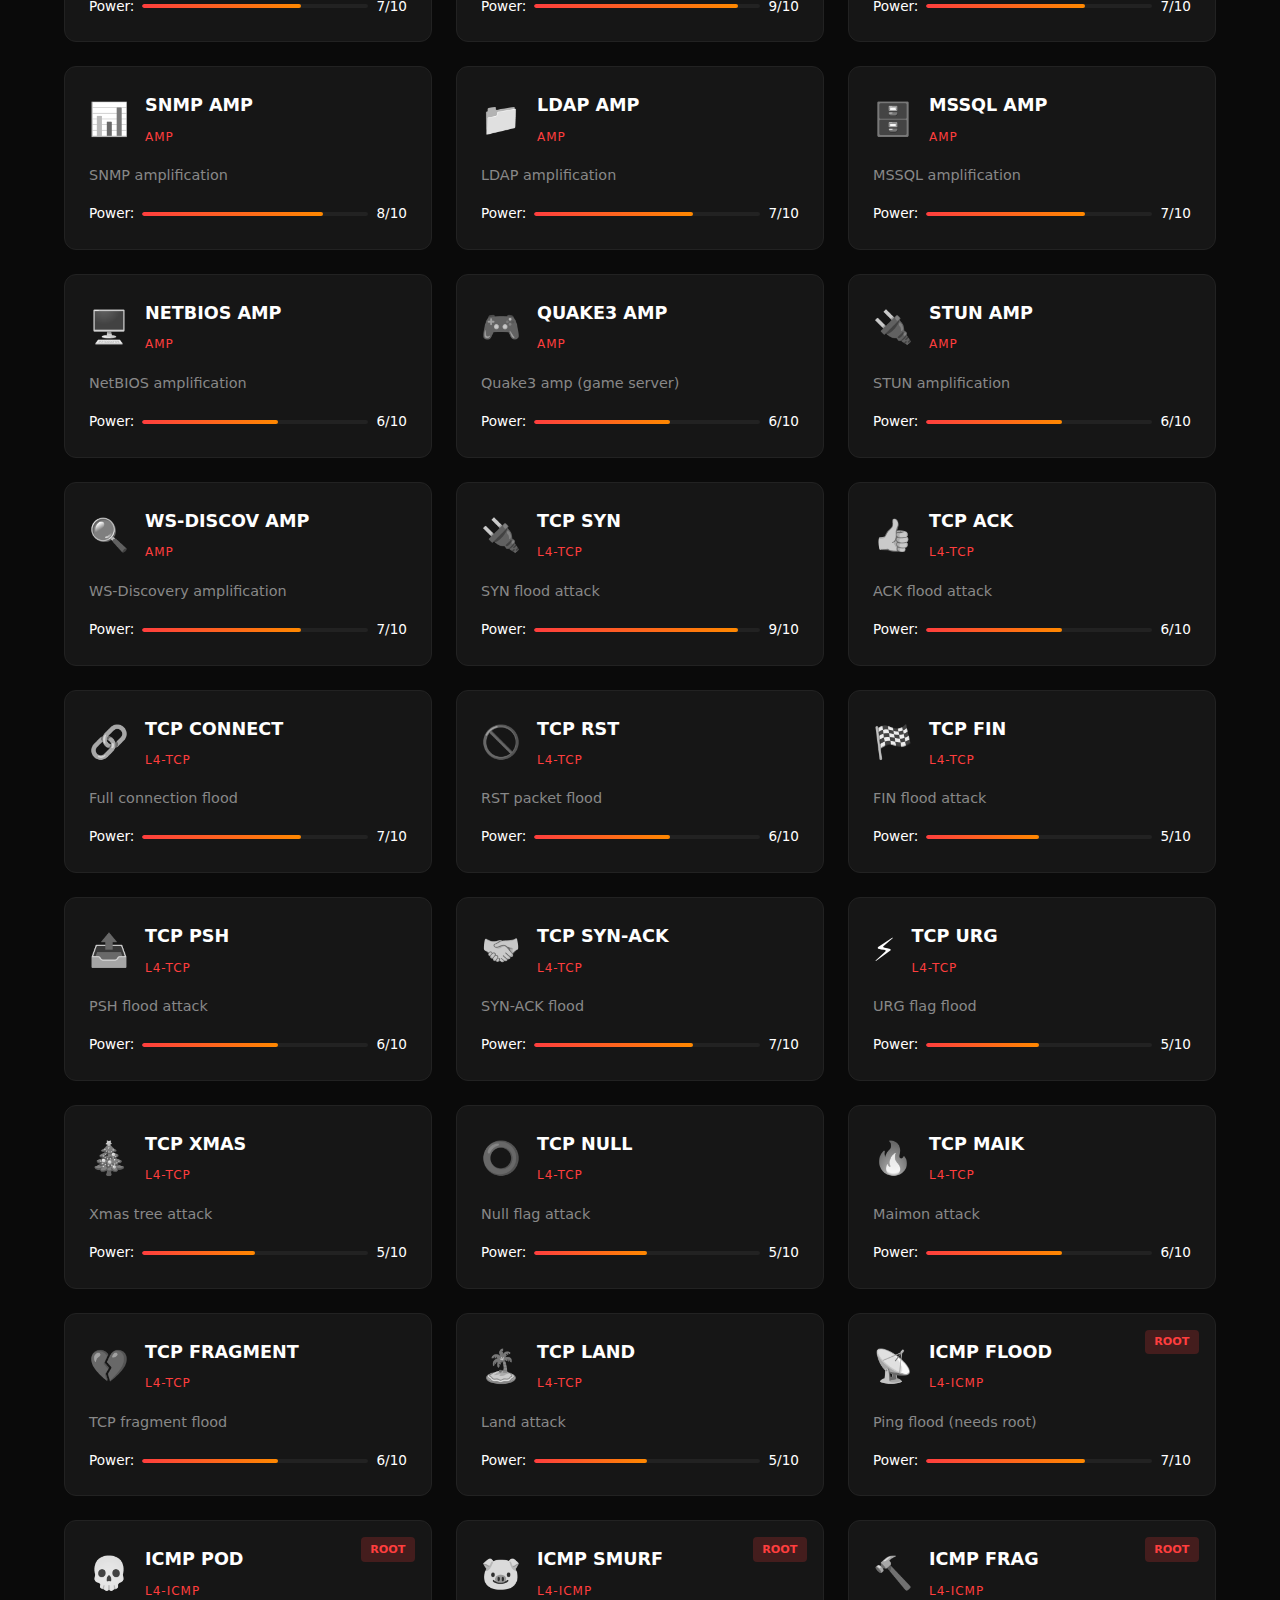
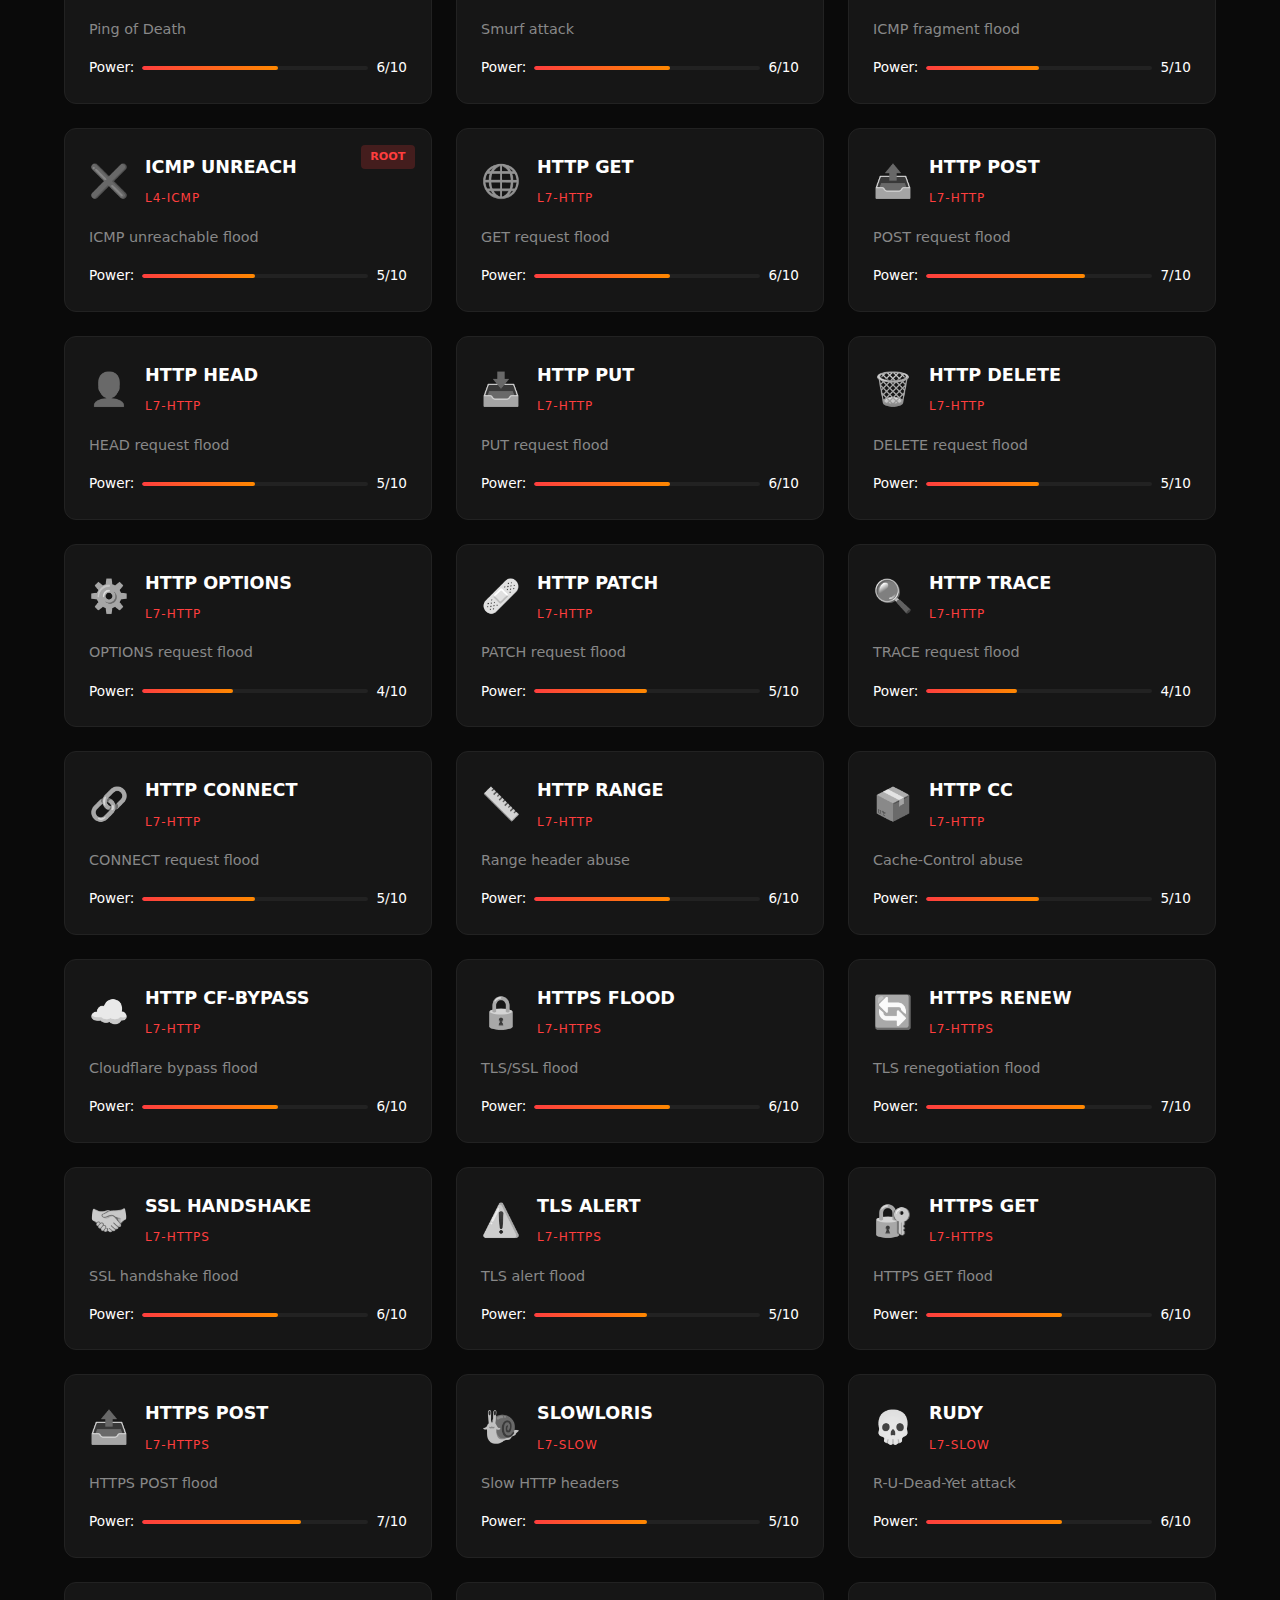
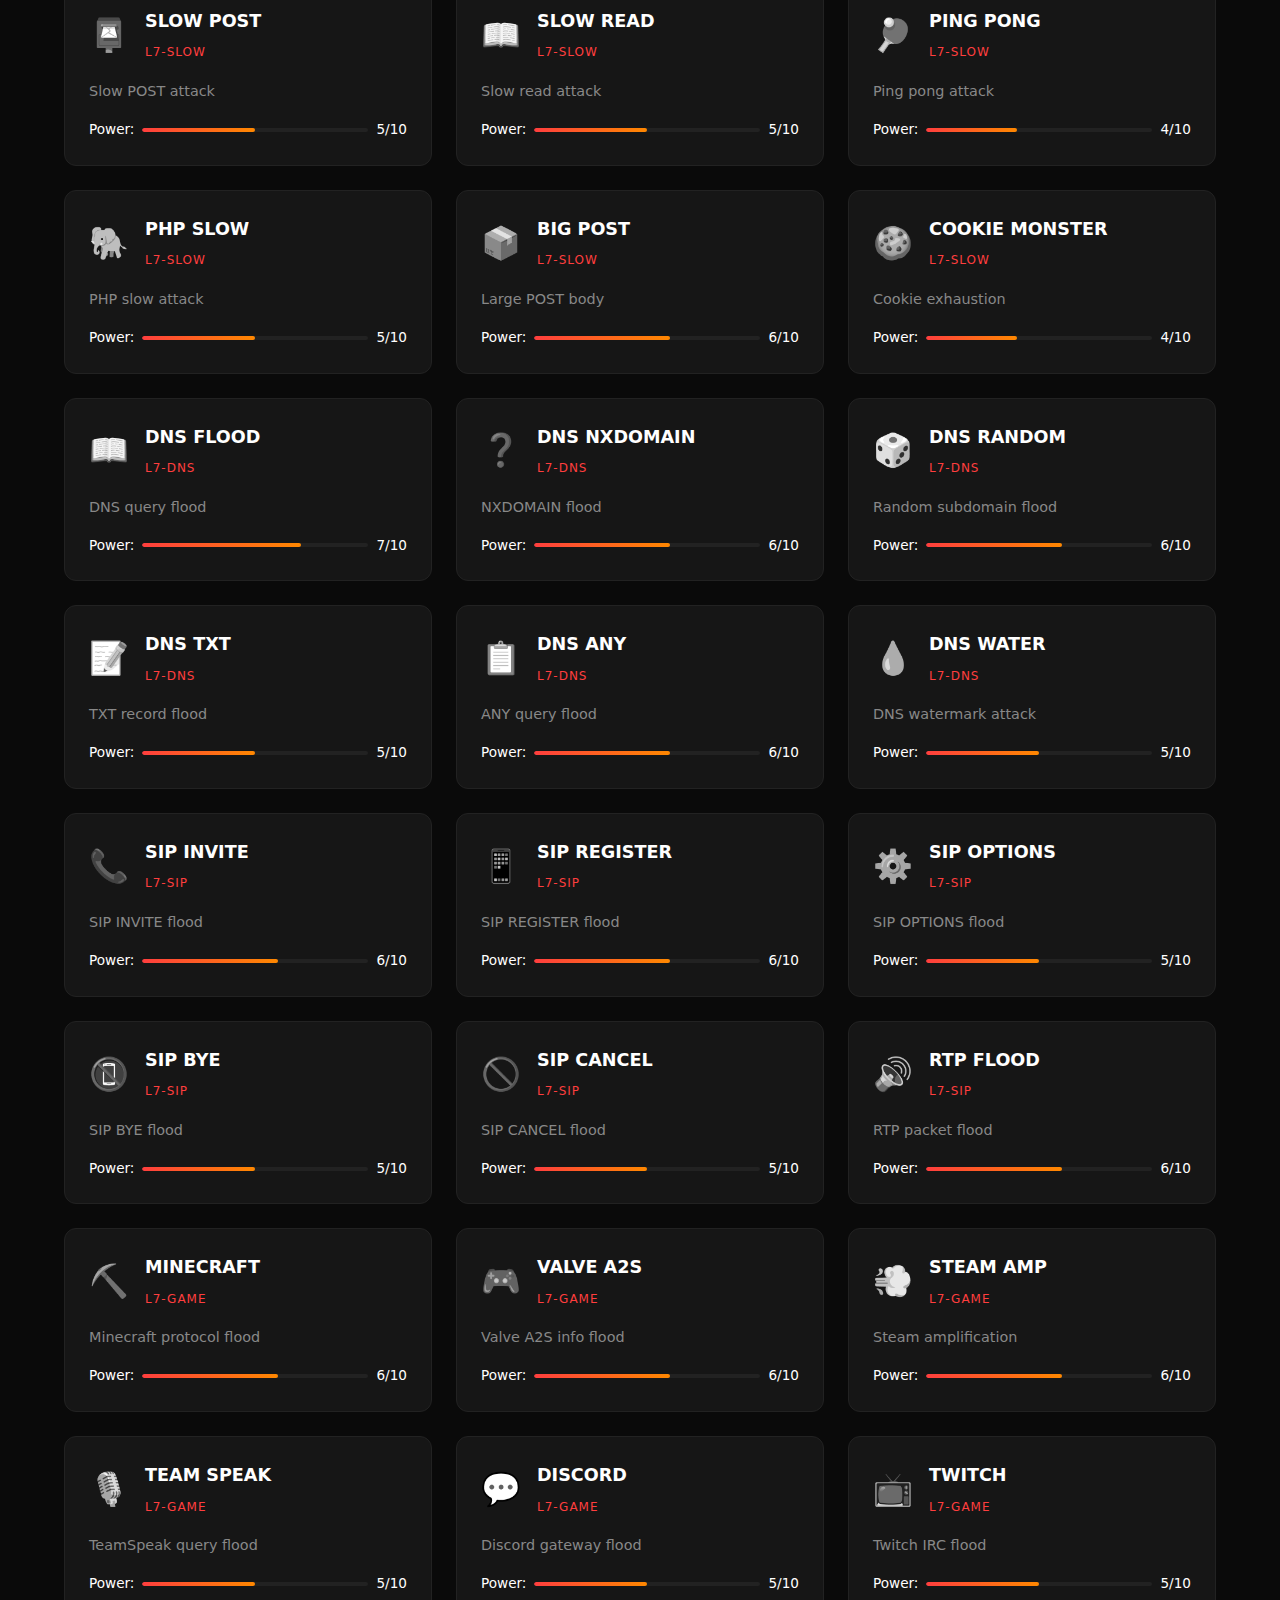
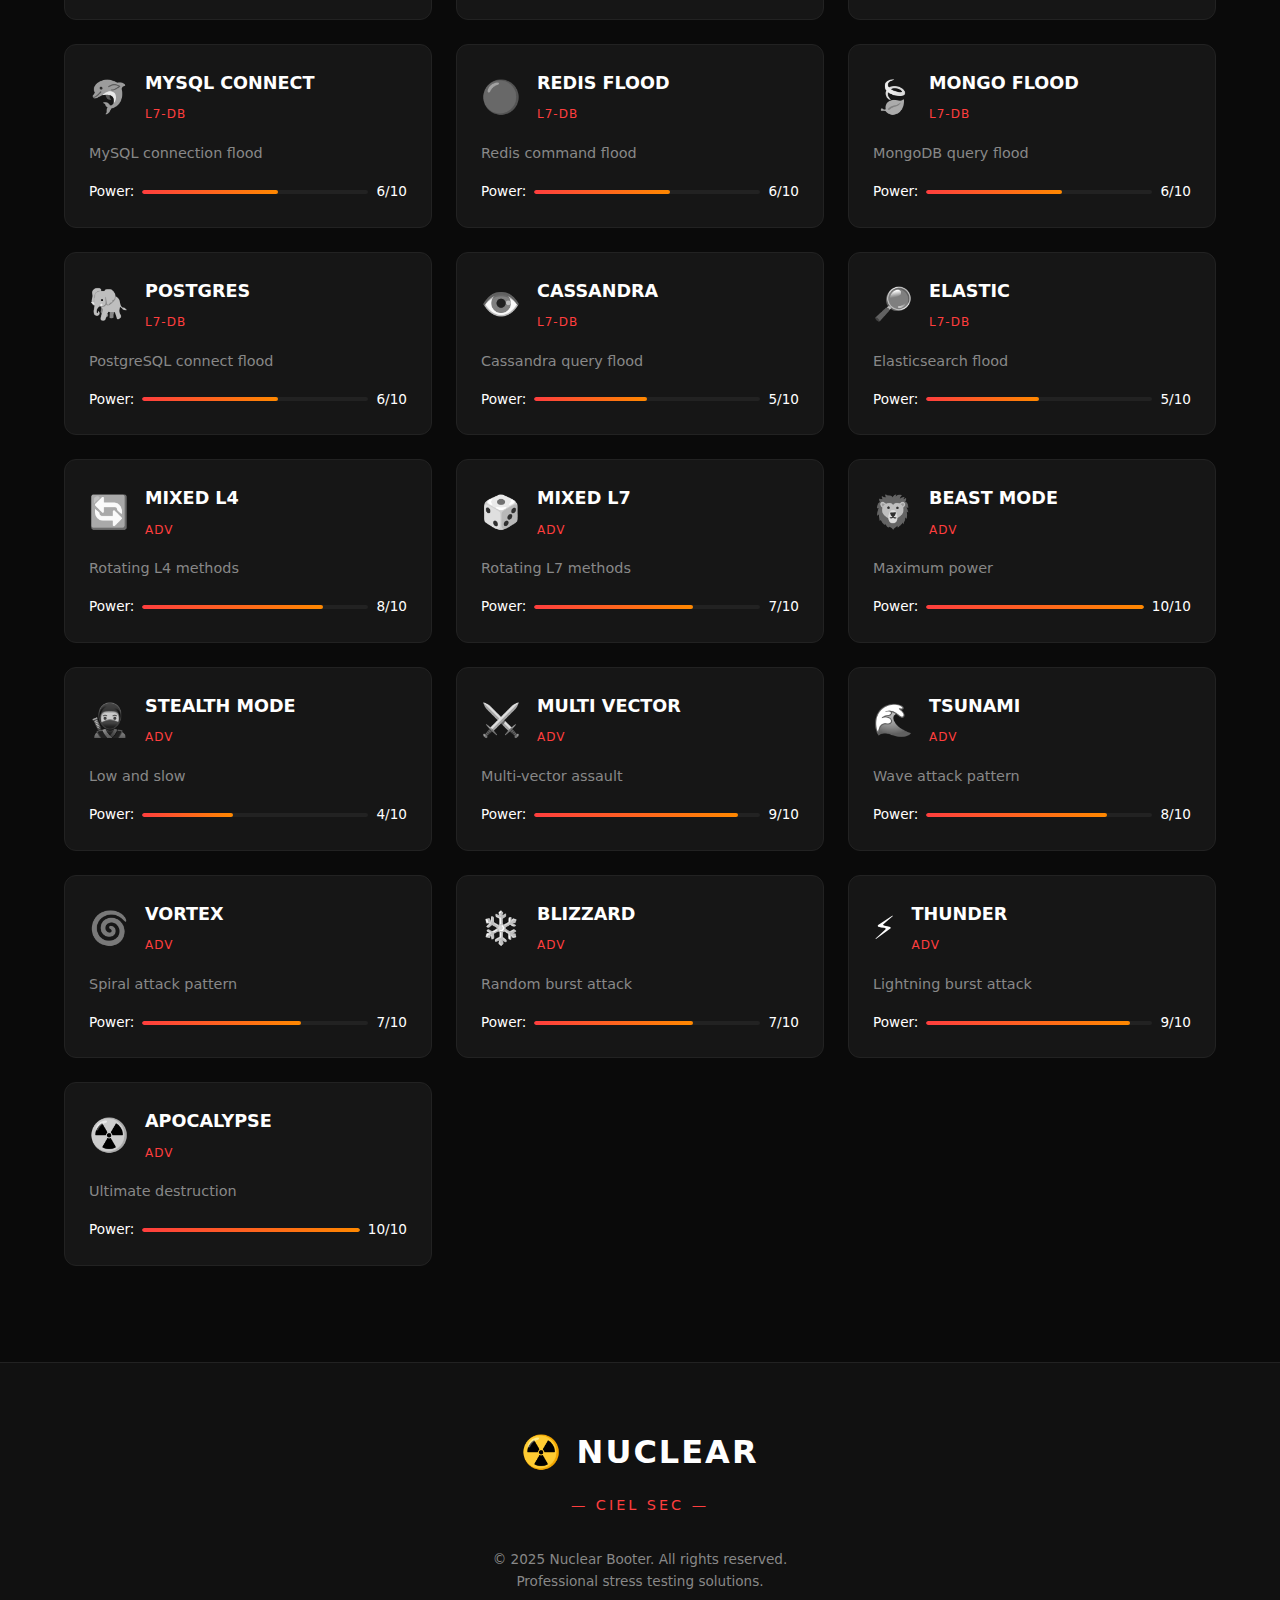
<file: nuclear.html>
<!DOCTYPE html>
<html lang="pt-BR">
<head>
    <meta charset="UTF-8">
    <meta name="viewport" content="width=device-width, initial-scale=1.0">
    <title>Nuclear Booter | Ciel Sec</title>
    <style>
        * {
            margin: 0;
            padding: 0;
            box-sizing: border-box;
        }

        :root {
            --bg-primary: #0a0a0a;
            --bg-secondary: #111111;
            --bg-card: #161616;
            --accent: #ff3e3e;
            --accent-glow: rgba(255, 62, 62, 0.3);
            --text-primary: #ffffff;
            --text-secondary: #888888;
            --border: #222222;
            --success: #00ff88;
        }

        body {
            font-family: 'Segoe UI', system-ui, -apple-system, sans-serif;
            background-color: var(--bg-primary);
            color: var(--text-primary);
            line-height: 1.6;
            overflow-x: hidden;
        }

        /* Navigation */
        nav {
            position: fixed;
            top: 0;
            width: 100%;
            background: rgba(10, 10, 10, 0.95);
            backdrop-filter: blur(10px);
            border-bottom: 1px solid var(--border);
            z-index: 1000;
            padding: 1.5rem 5%;
        }

        .nav-content {
            max-width: 1400px;
            margin: 0 auto;
            display: flex;
            justify-content: space-between;
            align-items: center;
        }

        .logo {
            font-size: 1.5rem;
            font-weight: 700;
            letter-spacing: 2px;
            display: flex;
            align-items: center;
            gap: 0.5rem;
        }

        .logo::before {
            content: "☢️";
            font-size: 1.8rem;
            filter: drop-shadow(0 0 10px var(--accent));
        }

        .nav-links {
            display: flex;
            gap: 2rem;
            list-style: none;
        }

        .nav-links a {
            color: var(--text-secondary);
            text-decoration: none;
            font-size: 0.9rem;
            text-transform: uppercase;
            letter-spacing: 1px;
            transition: color 0.3s;
            position: relative;
        }

        .nav-links a::after {
            content: '';
            position: absolute;
            bottom: -5px;
            left: 0;
            width: 0;
            height: 2px;
            background: var(--accent);
            transition: width 0.3s;
        }

        .nav-links a:hover {
            color: var(--text-primary);
        }

        .nav-links a:hover::after {
            width: 100%;
        }

        /* Hero Section */
        .hero {
            min-height: 100vh;
            display: flex;
            align-items: center;
            justify-content: center;
            text-align: center;
            padding: 8rem 5% 4rem;
            position: relative;
            overflow: hidden;
        }

        .hero::before {
            content: '';
            position: absolute;
            top: 50%;
            left: 50%;
            transform: translate(-50%, -50%);
            width: 600px;
            height: 600px;
            background: radial-gradient(circle, var(--accent-glow) 0%, transparent 70%);
            opacity: 0.5;
            pointer-events: none;
        }

        .hero-content {
            position: relative;
            z-index: 1;
            max-width: 800px;
        }

        .hero h1 {
            font-size: clamp(3rem, 8vw, 6rem);
            font-weight: 900;
            letter-spacing: -2px;
            margin-bottom: 1rem;
            background: linear-gradient(135deg, #fff 0%, var(--accent) 100%);
            -webkit-background-clip: text;
            -webkit-text-fill-color: transparent;
            background-clip: text;
        }

        .hero-subtitle {
            font-size: 1.2rem;
            color: var(--text-secondary);
            margin-bottom: 3rem;
            font-weight: 300;
        }

        .power-badge {
            display: inline-flex;
            align-items: center;
            gap: 0.5rem;
            background: var(--bg-card);
            border: 1px solid var(--border);
            padding: 0.8rem 1.5rem;
            border-radius: 50px;
            font-size: 0.9rem;
            color: var(--accent);
            margin-bottom: 3rem;
        }

        .power-badge::before {
            content: "●";
            color: var(--accent);
            animation: pulse 2s infinite;
        }

        @keyframes pulse {
            0%, 100% { opacity: 1; }
            50% { opacity: 0.3; }
        }

        /* Pricing Section */
        .pricing {
            padding: 6rem 5%;
            background: var(--bg-secondary);
        }

        .section-title {
            text-align: center;
            font-size: 2.5rem;
            font-weight: 700;
            margin-bottom: 4rem;
            letter-spacing: -1px;
        }

        .pricing-grid {
            max-width: 1200px;
            margin: 0 auto;
            display: grid;
            grid-template-columns: repeat(auto-fit, minmax(300px, 1fr));
            gap: 2rem;
        }

        .pricing-card {
            background: var(--bg-card);
            border: 1px solid var(--border);
            border-radius: 16px;
            padding: 2.5rem;
            text-align: center;
            transition: all 0.3s;
            position: relative;
            overflow: hidden;
        }

        .pricing-card:hover {
            transform: translateY(-5px);
            border-color: var(--accent);
            box-shadow: 0 20px 40px rgba(255, 62, 62, 0.1);
        }

        .pricing-card.featured {
            border-color: var(--accent);
            background: linear-gradient(135deg, var(--bg-card) 0%, rgba(255, 62, 62, 0.05) 100%);
        }

        .pricing-card.featured::before {
            content: 'POPULAR';
            position: absolute;
            top: 1rem;
            right: -2rem;
            background: var(--accent);
            color: white;
            padding: 0.3rem 3rem;
            font-size: 0.7rem;
            font-weight: 700;
            letter-spacing: 2px;
            transform: rotate(45deg);
        }

        .plan-name {
            font-size: 1.2rem;
            color: var(--text-secondary);
            text-transform: uppercase;
            letter-spacing: 2px;
            margin-bottom: 1rem;
        }

        .plan-price {
            font-size: 3.5rem;
            font-weight: 900;
            margin-bottom: 0.5rem;
            display: flex;
            align-items: flex-start;
            justify-content: center;
            gap: 0.2rem;
        }

        .plan-price span {
            font-size: 1.5rem;
            font-weight: 400;
            color: var(--text-secondary);
            margin-top: 0.5rem;
        }

        .plan-power {
            color: var(--accent);
            font-weight: 600;
            margin-bottom: 2rem;
            font-size: 1.1rem;
        }

        .plan-features {
            list-style: none;
            margin-bottom: 2rem;
            text-align: left;
        }

        .plan-features li {
            padding: 0.8rem 0;
            border-bottom: 1px solid var(--border);
            color: var(--text-secondary);
            display: flex;
            align-items: center;
            gap: 0.8rem;
        }

        .plan-features li::before {
            content: "✓";
            color: var(--success);
            font-weight: 700;
        }

        .btn {
            display: inline-block;
            width: 100%;
            padding: 1rem 2rem;
            background: transparent;
            border: 2px solid var(--accent);
            color: var(--accent);
            text-decoration: none;
            font-weight: 700;
            text-transform: uppercase;
            letter-spacing: 1px;
            border-radius: 8px;
            transition: all 0.3s;
            cursor: pointer;
        }

        .btn:hover {
            background: var(--accent);
            color: white;
            box-shadow: 0 0 30px var(--accent-glow);
        }

        /* Methods Section */
        .methods {
            padding: 6rem 5%;
            max-width: 1400px;
            margin: 0 auto;
        }

        .category-tabs {
            display: flex;
            flex-wrap: wrap;
            gap: 1rem;
            justify-content: center;
            margin-bottom: 3rem;
        }

        .tab-btn {
            padding: 0.8rem 1.5rem;
            background: var(--bg-card);
            border: 1px solid var(--border);
            color: var(--text-secondary);
            cursor: pointer;
            border-radius: 8px;
            font-size: 0.85rem;
            text-transform: uppercase;
            letter-spacing: 1px;
            transition: all 0.3s;
        }

        .tab-btn:hover, .tab-btn.active {
            background: var(--accent);
            color: white;
            border-color: var(--accent);
        }

        .methods-grid {
            display: grid;
            grid-template-columns: repeat(auto-fill, minmax(280px, 1fr));
            gap: 1.5rem;
        }

        .method-card {
            background: var(--bg-card);
            border: 1px solid var(--border);
            border-radius: 12px;
            padding: 1.5rem;
            transition: all 0.3s;
            position: relative;
            overflow: hidden;
        }

        .method-card:hover {
            border-color: var(--accent);
            transform: translateY(-3px);
        }

        .method-header {
            display: flex;
            align-items: center;
            gap: 1rem;
            margin-bottom: 1rem;
        }

        .method-icon {
            font-size: 2rem;
            filter: grayscale(100%);
            transition: filter 0.3s;
        }

        .method-card:hover .method-icon {
            filter: grayscale(0%);
        }

        .method-info h3 {
            font-size: 1.1rem;
            margin-bottom: 0.2rem;
        }

        .method-cat {
            font-size: 0.75rem;
            color: var(--accent);
            text-transform: uppercase;
            letter-spacing: 1px;
        }

        .method-desc {
            color: var(--text-secondary);
            font-size: 0.9rem;
            margin-bottom: 1rem;
        }

        .method-power {
            display: flex;
            align-items: center;
            gap: 0.5rem;
            font-size: 0.85rem;
        }

        .power-bar {
            flex: 1;
            height: 4px;
            background: var(--border);
            border-radius: 2px;
            overflow: hidden;
        }

        .power-fill {
            height: 100%;
            background: linear-gradient(90deg, var(--accent), #ff8800);
            border-radius: 2px;
            transition: width 0.5s ease;
        }

        .root-badge {
            position: absolute;
            top: 1rem;
            right: 1rem;
            background: rgba(255, 62, 62, 0.2);
            color: var(--accent);
            padding: 0.2rem 0.6rem;
            border-radius: 4px;
            font-size: 0.7rem;
            font-weight: 700;
            text-transform: uppercase;
        }

        /* Footer */
        footer {
            background: var(--bg-secondary);
            border-top: 1px solid var(--border);
            padding: 4rem 5% 2rem;
            text-align: center;
        }

        .footer-content {
            max-width: 800px;
            margin: 0 auto;
        }

        .footer-logo {
            font-size: 2rem;
            font-weight: 900;
            margin-bottom: 1rem;
            letter-spacing: 2px;
        }

        .footer-sig {
            color: var(--accent);
            font-size: 0.9rem;
            text-transform: uppercase;
            letter-spacing: 3px;
            margin-bottom: 2rem;
        }

        .footer-copy {
            color: var(--text-secondary);
            font-size: 0.85rem;
        }

        /* Responsive */
        @media (max-width: 768px) {
            .nav-links { display: none; }
            .hero h1 { font-size: 2.5rem; }
            .pricing-grid { grid-template-columns: 1fr; }
        }
    </style>
</head>
<body>

    <nav>
        <div class="nav-content">
            <div class="logo">NUCLEAR BOOTER</div>
            <ul class="nav-links">
                <li><a href="#pricing">Planos</a></li>
                <li><a href="#methods">Métodos</a></li>
                <li><a href="#contact">Contato</a></li>
            </ul>
        </div>
    </nav>

    <section class="hero">
        <div class="hero-content">
            <div class="power-badge">5 GBPS POWER</div>
            <h1>NUCLEAR</h1>
            <p class="hero-subtitle">Stress testing infrastructure. Professional grade. Maximum impact.</p>
        </div>
    </section>

    <section class="pricing" id="pricing">
        <h2 class="section-title">ESCOLHA SEU PLANO</h2>
        <div class="pricing-grid">
            <div class="pricing-card">
                <div class="plan-name">Acesso 1 Dia</div>
                <div class="plan-price"><span>R$</span>50,00</div>
                <div class="plan-power">⚡ 5 GBPS POWER</div>
                <ul class="plan-features">
                    <li>Acesso total ao painel</li>
                    <li>Todos os métodos L4/L7</li>
                    <li>Suporte básico</li>
                    <li>1 dia de uso</li>
                </ul>
                <a href="#" class="btn">Comprar Agora</a>
            </div>

            <div class="pricing-card featured">
                <div class="plan-name">Acesso 7 Dias</div>
                <div class="plan-price"><span>R$</span>130,00</div>
                <div class="plan-power">⚡ 5 GBPS POWER</div>
                <ul class="plan-features">
                    <li>Acesso total ao painel</li>
                    <li>Todos os métodos L4/L7</li>
                    <li>Suporte prioritário</li>
                    <li>7 dias de uso</li>
                    <li>API Access</li>
                </ul>
                <a href="#" class="btn">Comprar Agora</a>
            </div>

            <div class="pricing-card">
                <div class="plan-name">Acesso 30 Dias</div>
                <div class="plan-price"><span>R$</span>300,00</div>
                <div class="plan-power">⚡ 5 GBPS POWER</div>
                <ul class="plan-features">
                    <li>Acesso total ao painel</li>
                    <li>Todos os métodos L4/L7</li>
                    <li>Suporte VIP 24/7</li>
                    <li>30 dias de uso</li>
                    <li>API Access</li>
                    <li>Métodos exclusivos</li>
                </ul>
                <a href="#" class="btn">Comprar Agora</a>
            </div>
        </div>
    </section>

    <section class="methods" id="methods">
        <h2 class="section-title">MÉTODOS DE ATAQUE</h2>
        
        <div class="category-tabs">
            <button class="tab-btn active" onclick="filterMethods('all')">Todos</button>
            <button class="tab-btn" onclick="filterMethods('L4-UDP')">UDP</button>
            <button class="tab-btn" onclick="filterMethods('L4-TCP')">TCP</button>
            <button class="tab-btn" onclick="filterMethods('AMP')">AMP</button>
            <button class="tab-btn" onclick="filterMethods('L7-HTTP')">HTTP</button>
            <button class="tab-btn" onclick="filterMethods('L7-HTTPS')">HTTPS</button>
            <button class="tab-btn" onclick="filterMethods('L7-SLOW')">SLOW</button>
            <button class="tab-btn" onclick="filterMethods('L7-DNS')">DNS</button>
            <button class="tab-btn" onclick="filterMethods('ADV')">ADV</button>
        </div>

        <div class="methods-grid" id="methodsGrid">
            <!-- Methods will be populated by JavaScript -->
        </div>
    </section>

    <footer id="contact">
        <div class="footer-content">
            <div class="footer-logo">☢️ NUCLEAR</div>
            <div class="footer-sig">— Ciel Sec —</div>
            <p class="footer-copy">© 2025 Nuclear Booter. All rights reserved.<br>Professional stress testing solutions.</p>
        </div>
    </footer>

    <script>
        const ATTACK_METHODS = {
            "1": {"name": "UDP FLOOD", "desc": "High-speed UDP packet flood", "cat": "L4-UDP", "icon": "💥", "power": 8},
            "2": {"name": "UDP FRAG", "desc": "Fragmented UDP packets", "cat": "L4-UDP", "icon": "🧩", "power": 7},
            "3": {"name": "UDP BURST", "desc": "Burst mode UDP flood", "cat": "L4-UDP", "icon": "💣", "power": 9},
            "4": {"name": "UDP RANDOM", "desc": "Random port UDP flood", "cat": "L4-UDP", "icon": "🎲", "power": 7},
            "5": {"name": "UDP REFLECT", "desc": "UDP reflection attack", "cat": "L4-UDP", "icon": "🪞", "power": 7},
            "6": {"name": "UDP BROADCAST", "desc": "UDP broadcast flood", "cat": "L4-UDP", "icon": "📢", "power": 6},
            "7": {"name": "UDP MULTICAST", "desc": "UDP multicast flood", "cat": "L4-UDP", "icon": "📡", "power": 6},
            "8": {"name": "UDP SMALL", "desc": "Small packet UDP flood", "cat": "L4-UDP", "icon": "🔹", "power": 6},
            "9": {"name": "UDP LARGE", "desc": "Large packet UDP flood", "cat": "L4-UDP", "icon": "🔷", "power": 8},
            "10": {"name": "UDP MIXED", "desc": "Mixed size UDP flood", "cat": "L4-UDP", "icon": "🔀", "power": 7},
            "11": {"name": "DNS AMP", "desc": "DNS amplification", "cat": "AMP", "icon": "📖", "power": 8},
            "12": {"name": "NTP AMP", "desc": "NTP amplification", "cat": "AMP", "icon": "⏰", "power": 8},
            "13": {"name": "SSDP AMP", "desc": "SSDP amplification", "cat": "AMP", "icon": "📺", "power": 7},
            "14": {"name": "MEMCACHE AMP", "desc": "Memcached amplification", "cat": "AMP", "icon": "💾", "power": 9},
            "15": {"name": "CHARGEN AMP", "desc": "Chargen amplification", "cat": "AMP", "icon": "⚡", "power": 7},
            "16": {"name": "SNMP AMP", "desc": "SNMP amplification", "cat": "AMP", "icon": "📊", "power": 8},
            "17": {"name": "LDAP AMP", "desc": "LDAP amplification", "cat": "AMP", "icon": "📁", "power": 7},
            "18": {"name": "MSSQL AMP", "desc": "MSSQL amplification", "cat": "AMP", "icon": "🗄️", "power": 7},
            "19": {"name": "NETBIOS AMP", "desc": "NetBIOS amplification", "cat": "AMP", "icon": "🖥️", "power": 6},
            "20": {"name": "QUAKE3 AMP", "desc": "Quake3 amp (game server)", "cat": "AMP", "icon": "🎮", "power": 6},
            "21": {"name": "STUN AMP", "desc": "STUN amplification", "cat": "AMP", "icon": "🔌", "power": 6},
            "22": {"name": "WS-DISCOV AMP", "desc": "WS-Discovery amplification", "cat": "AMP", "icon": "🔍", "power": 7},
            "23": {"name": "TCP SYN", "desc": "SYN flood attack", "cat": "L4-TCP", "icon": "🔌", "power": 9},
            "24": {"name": "TCP ACK", "desc": "ACK flood attack", "cat": "L4-TCP", "icon": "👍", "power": 6},
            "25": {"name": "TCP CONNECT", "desc": "Full connection flood", "cat": "L4-TCP", "icon": "🔗", "power": 7},
            "26": {"name": "TCP RST", "desc": "RST packet flood", "cat": "L4-TCP", "icon": "🚫", "power": 6},
            "27": {"name": "TCP FIN", "desc": "FIN flood attack", "cat": "L4-TCP", "icon": "🏁", "power": 5},
            "28": {"name": "TCP PSH", "desc": "PSH flood attack", "cat": "L4-TCP", "icon": "📤", "power": 6},
            "29": {"name": "TCP SYN-ACK", "desc": "SYN-ACK flood", "cat": "L4-TCP", "icon": "🤝", "power": 7},
            "30": {"name": "TCP URG", "desc": "URG flag flood", "cat": "L4-TCP", "icon": "⚡", "power": 5},
            "31": {"name": "TCP XMAS", "desc": "Xmas tree attack", "cat": "L4-TCP", "icon": "🎄", "power": 5},
            "32": {"name": "TCP NULL", "desc": "Null flag attack", "cat": "L4-TCP", "icon": "⭕", "power": 5},
            "33": {"name": "TCP MAIK", "desc": "Maimon attack", "cat": "L4-TCP", "icon": "🔥", "power": 6},
            "34": {"name": "TCP FRAGMENT", "desc": "TCP fragment flood", "cat": "L4-TCP", "icon": "💔", "power": 6},
            "35": {"name": "TCP LAND", "desc": "Land attack", "cat": "L4-TCP", "icon": "🏝️", "power": 5},
            "36": {"name": "ICMP FLOOD", "desc": "Ping flood (needs root)", "cat": "L4-ICMP", "icon": "📡", "power": 7, "root": true},
            "37": {"name": "ICMP POD", "desc": "Ping of Death", "cat": "L4-ICMP", "icon": "💀", "power": 6, "root": true},
            "38": {"name": "ICMP SMURF", "desc": "Smurf attack", "cat": "L4-ICMP", "icon": "🐷", "power": 6, "root": true},
            "39": {"name": "ICMP FRAG", "desc": "ICMP fragment flood", "cat": "L4-ICMP", "icon": "🔨", "power": 5, "root": true},
            "40": {"name": "ICMP UNREACH", "desc": "ICMP unreachable flood", "cat": "L4-ICMP", "icon": "❌", "power": 5, "root": true},
            "41": {"name": "HTTP GET", "desc": "GET request flood", "cat": "L7-HTTP", "icon": "🌐", "power": 6},
            "42": {"name": "HTTP POST", "desc": "POST request flood", "cat": "L7-HTTP", "icon": "📤", "power": 7},
            "43": {"name": "HTTP HEAD", "desc": "HEAD request flood", "cat": "L7-HTTP", "icon": "👤", "power": 5},
            "44": {"name": "HTTP PUT", "desc": "PUT request flood", "cat": "L7-HTTP", "icon": "📥", "power": 6},
            "45": {"name": "HTTP DELETE", "desc": "DELETE request flood", "cat": "L7-HTTP", "icon": "🗑️", "power": 5},
            "46": {"name": "HTTP OPTIONS", "desc": "OPTIONS request flood", "cat": "L7-HTTP", "icon": "⚙️", "power": 4},
            "47": {"name": "HTTP PATCH", "desc": "PATCH request flood", "cat": "L7-HTTP", "icon": "🩹", "power": 5},
            "48": {"name": "HTTP TRACE", "desc": "TRACE request flood", "cat": "L7-HTTP", "icon": "🔍", "power": 4},
            "49": {"name": "HTTP CONNECT", "desc": "CONNECT request flood", "cat": "L7-HTTP", "icon": "🔗", "power": 5},
            "50": {"name": "HTTP RANGE", "desc": "Range header abuse", "cat": "L7-HTTP", "icon": "📏", "power": 6},
            "51": {"name": "HTTP CC", "desc": "Cache-Control abuse", "cat": "L7-HTTP", "icon": "📦", "power": 5},
            "52": {"name": "HTTP CF-BYPASS", "desc": "Cloudflare bypass flood", "cat": "L7-HTTP", "icon": "☁️", "power": 6},
            "53": {"name": "HTTPS FLOOD", "desc": "TLS/SSL flood", "cat": "L7-HTTPS", "icon": "🔒", "power": 6},
            "54": {"name": "HTTPS RENEW", "desc": "TLS renegotiation flood", "cat": "L7-HTTPS", "icon": "🔄", "power": 7},
            "55": {"name": "SSL HANDSHAKE", "desc": "SSL handshake flood", "cat": "L7-HTTPS", "icon": "🤝", "power": 6},
            "56": {"name": "TLS ALERT", "desc": "TLS alert flood", "cat": "L7-HTTPS", "icon": "⚠️", "power": 5},
            "57": {"name": "HTTPS GET", "desc": "HTTPS GET flood", "cat": "L7-HTTPS", "icon": "🔐", "power": 6},
            "58": {"name": "HTTPS POST", "desc": "HTTPS POST flood", "cat": "L7-HTTPS", "icon": "📤", "power": 7},
            "59": {"name": "SLOWLORIS", "desc": "Slow HTTP headers", "cat": "L7-SLOW", "icon": "🐌", "power": 5},
            "60": {"name": "RUDY", "desc": "R-U-Dead-Yet attack", "cat": "L7-SLOW", "icon": "💀", "power": 6},
            "61": {"name": "SLOW POST", "desc": "Slow POST attack", "cat": "L7-SLOW", "icon": "📮", "power": 5},
            "62": {"name": "SLOW READ", "desc": "Slow read attack", "cat": "L7-SLOW", "icon": "📖", "power": 5},
            "63": {"name": "PING PONG", "desc": "Ping pong attack", "cat": "L7-SLOW", "icon": "🏓", "power": 4},
            "64": {"name": "PHP SLOW", "desc": "PHP slow attack", "cat": "L7-SLOW", "icon": "🐘", "power": 5},
            "65": {"name": "BIG POST", "desc": "Large POST body", "cat": "L7-SLOW", "icon": "📦", "power": 6},
            "66": {"name": "COOKIE MONSTER", "desc": "Cookie exhaustion", "cat": "L7-SLOW", "icon": "🍪", "power": 4},
            "67": {"name": "DNS FLOOD", "desc": "DNS query flood", "cat": "L7-DNS", "icon": "📖", "power": 7},
            "68": {"name": "DNS NXDOMAIN", "desc": "NXDOMAIN flood", "cat": "L7-DNS", "icon": "❓", "power": 6},
            "69": {"name": "DNS RANDOM", "desc": "Random subdomain flood", "cat": "L7-DNS", "icon": "🎲", "power": 6},
            "70": {"name": "DNS TXT", "desc": "TXT record flood", "cat": "L7-DNS", "icon": "📝", "power": 5},
            "71": {"name": "DNS ANY", "desc": "ANY query flood", "cat": "L7-DNS", "icon": "📋", "power": 6},
            "72": {"name": "DNS WATER", "desc": "DNS watermark attack", "cat": "L7-DNS", "icon": "💧", "power": 5},
            "73": {"name": "SIP INVITE", "desc": "SIP INVITE flood", "cat": "L7-SIP", "icon": "📞", "power": 6},
            "74": {"name": "SIP REGISTER", "desc": "SIP REGISTER flood", "cat": "L7-SIP", "icon": "📱", "power": 6},
            "75": {"name": "SIP OPTIONS", "desc": "SIP OPTIONS flood", "cat": "L7-SIP", "icon": "⚙️", "power": 5},
            "76": {"name": "SIP BYE", "desc": "SIP BYE flood", "cat": "L7-SIP", "icon": "📵", "power": 5},
            "77": {"name": "SIP CANCEL", "desc": "SIP CANCEL flood", "cat": "L7-SIP", "icon": "🚫", "power": 5},
            "78": {"name": "RTP FLOOD", "desc": "RTP packet flood", "cat": "L7-SIP", "icon": "🔊", "power": 6},
            "79": {"name": "MINECRAFT", "desc": "Minecraft protocol flood", "cat": "L7-GAME", "icon": "⛏️", "power": 6},
            "80": {"name": "VALVE A2S", "desc": "Valve A2S info flood", "cat": "L7-GAME", "icon": "🎮", "power": 6},
            "81": {"name": "STEAM AMP", "desc": "Steam amplification", "cat": "L7-GAME", "icon": "💨", "power": 6},
            "82": {"name": "TEAM SPEAK", "desc": "TeamSpeak query flood", "cat": "L7-GAME", "icon": "🎙️", "power": 5},
            "83": {"name": "DISCORD", "desc": "Discord gateway flood", "cat": "L7-GAME", "icon": "💬", "power": 5},
            "84": {"name": "TWITCH", "desc": "Twitch IRC flood", "cat": "L7-GAME", "icon": "📺", "power": 5},
            "85": {"name": "MYSQL CONNECT", "desc": "MySQL connection flood", "cat": "L7-DB", "icon": "🐬", "power": 6},
            "86": {"name": "REDIS FLOOD", "desc": "Redis command flood", "cat": "L7-DB", "icon": "🔴", "power": 6},
            "87": {"name": "MONGO FLOOD", "desc": "MongoDB query flood", "cat": "L7-DB", "icon": "🍃", "power": 6},
            "88": {"name": "POSTGRES", "desc": "PostgreSQL connect flood", "cat": "L7-DB", "icon": "🐘", "power": 6},
            "89": {"name": "CASSANDRA", "desc": "Cassandra query flood", "cat": "L7-DB", "icon": "👁️", "power": 5},
            "90": {"name": "ELASTIC", "desc": "Elasticsearch flood", "cat": "L7-DB", "icon": "🔎", "power": 5},
            "91": {"name": "MIXED L4", "desc": "Rotating L4 methods", "cat": "ADV", "icon": "🔄", "power": 8},
            "92": {"name": "MIXED L7", "desc": "Rotating L7 methods", "cat": "ADV", "icon": "🎲", "power": 7},
            "93": {"name": "BEAST MODE", "desc": "Maximum power", "cat": "ADV", "icon": "🦁", "power": 10},
            "94": {"name": "STEALTH MODE", "desc": "Low and slow", "cat": "ADV", "icon": "🥷", "power": 4},
            "95": {"name": "MULTI VECTOR", "desc": "Multi-vector assault", "cat": "ADV", "icon": "⚔️", "power": 9},
            "96": {"name": "TSUNAMI", "desc": "Wave attack pattern", "cat": "ADV", "icon": "🌊", "power": 8},
            "97": {"name": "VORTEX", "desc": "Spiral attack pattern", "cat": "ADV", "icon": "🌀", "power": 7},
            "98": {"name": "BLIZZARD", "desc": "Random burst attack", "cat": "ADV", "icon": "❄️", "power": 7},
            "99": {"name": "THUNDER", "desc": "Lightning burst attack", "cat": "ADV", "icon": "⚡", "power": 9},
            "100": {"name": "APOCALYPSE", "desc": "Ultimate destruction", "cat": "ADV", "icon": "☢️", "power": 10}
        };

        function renderMethods(filter = 'all') {
            const grid = document.getElementById('methodsGrid');
            grid.innerHTML = '';
            
            Object.entries(ATTACK_METHODS).forEach(([id, method]) => {
                if (filter !== 'all' && method.cat !== filter) return;
                
                const card = document.createElement('div');
                card.className = 'method-card';
                card.innerHTML = `
                    ${method.root ? '<span class="root-badge">ROOT</span>' : ''}
                    <div class="method-header">
                        <span class="method-icon">${method.icon}</span>
                        <div class="method-info">
                            <h3>${method.name}</h3>
                            <span class="method-cat">${method.cat}</span>
                        </div>
                    </div>
                    <p class="method-desc">${method.desc}</p>
                    <div class="method-power">
                        <span>Power:</span>
                        <div class="power-bar">
                            <div class="power-fill" style="width: ${method.power * 10}%"></div>
                        </div>
                        <span>${method.power}/10</span>
                    </div>
                `;
                grid.appendChild(card);
            });
        }

        function filterMethods(category) {
            // Update active tab
            document.querySelectorAll('.tab-btn').forEach(btn => {
                btn.classList.remove('active');
                if (btn.textContent.includes(category) || (category === 'all' && btn.textContent === 'Todos')) {
                    btn.classList.add('active');
                }
            });
            
            renderMethods(category);
        }

        // Initialize
        renderMethods();
    </script>

</body>
</html>
</file>
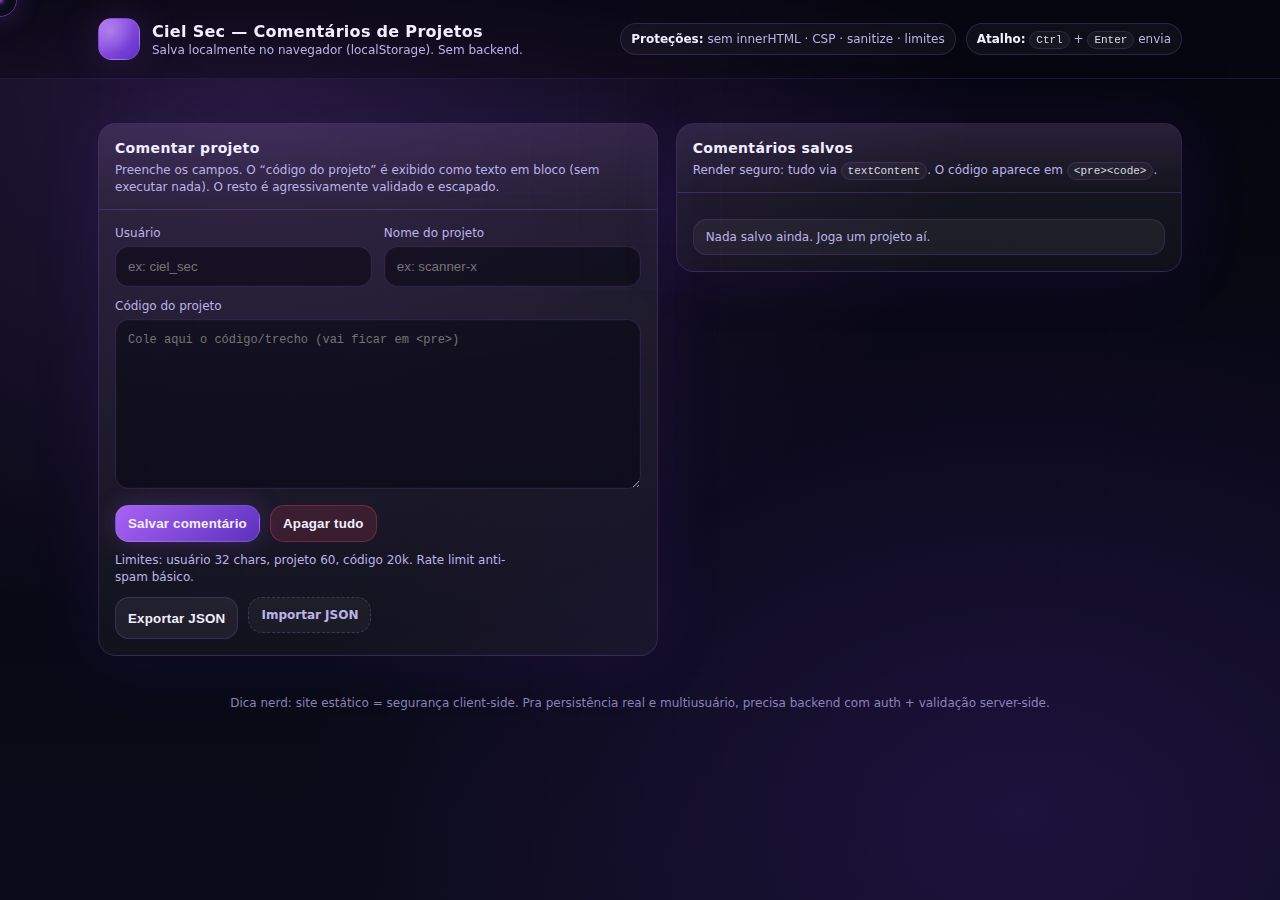
<file: projetos.html>
<!doctype html>
<html lang="pt-BR">
<head>
  <meta charset="utf-8" />
  <meta name="viewport" content="width=device-width,initial-scale=1" />
  <meta name="color-scheme" content="dark" />

  <!-- Defesas no client (para site estático) -->
  <meta http-equiv="Content-Security-Policy"
        content="
          default-src 'self';
          base-uri 'none';
          object-src 'none';
          frame-ancestors 'none';
          form-action 'self';
          img-src 'self' data:;
          style-src 'self' 'unsafe-inline';
          script-src 'self' 'unsafe-inline';
          connect-src 'self';
          upgrade-insecure-requests;
        ">
  <meta http-equiv="Referrer-Policy" content="no-referrer" />
  <meta http-equiv="X-Content-Type-Options" content="nosniff" />

  <title>Ciel Sec — Projetos & Comentários</title>

  <style>
    :root{
      --bg:#060610;
      --bg2:#0b0b19;
      --card:rgba(255,255,255,.06);
      --card2:rgba(255,255,255,.08);
      --line:rgba(180,120,255,.18);
      --txt:#f1efff;
      --muted:#bcb3e8;
      --violet:#b067ff;
      --violet2:#7a3cff;
      --danger:#ff4d6d;
      --ok:#3dffb2;

      --r:18px;
      --shadow:0 0 40px rgba(176,103,255,.18);
      --shadow2:0 0 70px rgba(122,60,255,.10);

      --font: ui-sans-serif, system-ui, -apple-system, Segoe UI, Roboto, Ubuntu, Cantarell, Noto Sans, Arial;
      --mono: ui-monospace, SFMono-Regular, Menlo, Monaco, Consolas, "Liberation Mono", "Courier New", monospace;
    }

    *{box-sizing:border-box}
    html,body{height:100%}
    body{
      margin:0;
      font-family:var(--font);
      color:var(--txt);
      background:
        radial-gradient(1200px 900px at 20% 10%, rgba(176,103,255,.18), transparent 60%),
        radial-gradient(1200px 900px at 80% 90%, rgba(122,60,255,.16), transparent 60%),
        linear-gradient(180deg, var(--bg), var(--bg2));
      overflow-x:hidden;
    }

    /* Fundo com “grid” e scanlines leves */
    .bg-grid{
      position:fixed; inset:0;
      background-image:
        linear-gradient(rgba(180,120,255,.08) 1px, transparent 1px),
        linear-gradient(90deg, rgba(180,120,255,.08) 1px, transparent 1px);
      background-size: 48px 48px;
      mask-image: radial-gradient(circle at 50% 20%, rgba(0,0,0,1), rgba(0,0,0,.2) 60%, transparent 80%);
      opacity:.25;
      pointer-events:none;
    }
    .scan{
      position:fixed; inset:0;
      background: repeating-linear-gradient(
        to bottom,
        rgba(255,255,255,.05) 0px,
        rgba(255,255,255,.05) 1px,
        transparent 2px,
        transparent 6px
      );
      opacity:.06;
      pointer-events:none;
      mix-blend-mode: overlay;
    }

    /* Cursor neon */
    .cursor-dot,.cursor-ring{
      position:fixed; left:0; top:0;
      pointer-events:none;
      z-index:9999;
      transform: translate(-50%,-50%);
    }
    .cursor-dot{
      width:6px; height:6px; border-radius:50%;
      background: var(--violet);
      box-shadow: 0 0 18px rgba(176,103,255,.9);
      opacity:.9;
    }
    .cursor-ring{
      width:34px; height:34px; border-radius:50%;
      border:1px solid rgba(176,103,255,.55);
      box-shadow: 0 0 28px rgba(176,103,255,.35);
      backdrop-filter: blur(2px);
      opacity:.85;
    }
    @media (pointer:coarse){
      .cursor-dot,.cursor-ring{display:none}
    }

    header{
      position:sticky; top:0; z-index:50;
      backdrop-filter: blur(10px);
      background: linear-gradient(180deg, rgba(6,6,16,.72), rgba(6,6,16,.35));
      border-bottom:1px solid rgba(180,120,255,.14);
    }
    .wrap{max-width:1120px;margin:0 auto;padding:18px 18px}
    .top{
      display:flex; gap:14px; align-items:center; justify-content:space-between;
    }

    .brand{
      display:flex; gap:12px; align-items:center;
    }
    .logo{
      width:42px;height:42px;border-radius:14px;
      background:
        radial-gradient(circle at 30% 30%, rgba(255,255,255,.25), transparent 60%),
        linear-gradient(135deg, rgba(176,103,255,.95), rgba(122,60,255,.75));
      box-shadow: var(--shadow);
      border:1px solid rgba(255,255,255,.08);
    }
    h1{
      font-size:16px; margin:0;
      letter-spacing:.3px;
    }
    .sub{
      font-size:12px;color:var(--muted); margin-top:2px;
    }

    .pillbar{
      display:flex; gap:10px; align-items:center; flex-wrap:wrap;
      justify-content:flex-end;
    }
    .pill{
      font-size:12px;
      padding:8px 10px;
      border-radius:999px;
      border:1px solid rgba(180,120,255,.18);
      background: rgba(255,255,255,.04);
      color: var(--muted);
    }
    .pill strong{color:var(--txt);font-weight:600}

    main{padding:26px 0 80px}
    .grid{
      display:grid;
      grid-template-columns: 1.05fr .95fr;
      gap:18px;
      align-items:start;
    }
    @media (max-width: 980px){
      .grid{grid-template-columns: 1fr}
    }

    .card{
      border-radius: var(--r);
      background: linear-gradient(180deg, rgba(255,255,255,.07), rgba(255,255,255,.04));
      border:1px solid rgba(180,120,255,.16);
      box-shadow: var(--shadow2);
      overflow:hidden;
    }
    .card .hd{
      padding:16px 16px 12px;
      border-bottom:1px solid rgba(180,120,255,.12);
      background: linear-gradient(180deg, rgba(176,103,255,.10), transparent);
    }
    .card .hd h2{
      margin:0;
      font-size:14px;
      letter-spacing:.35px;
    }
    .card .hd p{
      margin:6px 0 0;
      font-size:12px;
      color:var(--muted);
      line-height:1.45;
    }
    .card .bd{padding:16px}

    .row{
      display:grid;
      grid-template-columns: 1fr 1fr;
      gap:12px;
    }
    @media (max-width: 520px){ .row{grid-template-columns:1fr} }

    label{
      display:block;
      font-size:12px;
      color:var(--muted);
      margin:0 0 6px;
      user-select:none;
    }
    input, textarea{
      width:100%;
      border-radius: 14px;
      border:1px solid rgba(180,120,255,.18);
      background: rgba(6,6,16,.55);
      color:var(--txt);
      padding:12px 12px;
      outline:none;
      box-shadow: inset 0 0 0 1px rgba(255,255,255,.02);
      transition: border-color .18s ease, box-shadow .18s ease, transform .08s ease;
    }
    textarea{min-height:170px; resize:vertical; font-family: var(--mono); font-size:12px; line-height:1.45}
    input:focus, textarea:focus{
      border-color: rgba(176,103,255,.55);
      box-shadow: 0 0 0 3px rgba(176,103,255,.16);
    }

    .actions{
      display:flex;
      gap:10px;
      flex-wrap:wrap;
      margin-top:12px;
      align-items:center;
      justify-content:space-between;
    }
    .btns{
      display:flex; gap:10px; flex-wrap:wrap;
    }
    button{
      appearance:none;
      border:none;
      cursor:pointer;
      border-radius: 14px;
      padding:10px 12px;
      font-weight:600;
      letter-spacing:.2px;
      color:var(--txt);
      background: rgba(255,255,255,.06);
      border:1px solid rgba(180,120,255,.18);
      transition: transform .08s ease, box-shadow .18s ease, border-color .18s ease, background .18s ease;
      user-select:none;
    }
    button:hover{
      border-color: rgba(176,103,255,.45);
      box-shadow: 0 0 22px rgba(176,103,255,.18);
      background: rgba(255,255,255,.08);
    }
    button:active{transform: translateY(1px)}
    .primary{
      background: linear-gradient(135deg, rgba(176,103,255,.95), rgba(122,60,255,.70));
      border-color: rgba(255,255,255,.12);
      box-shadow: 0 0 26px rgba(176,103,255,.22);
    }
    .danger{
      background: rgba(255,77,109,.14);
      border-color: rgba(255,77,109,.28);
    }

    .hint{
      font-size:12px;
      color: var(--muted);
      line-height:1.4;
      max-width: 52ch;
    }

    .toast{
      margin-top:10px;
      padding:10px 12px;
      border-radius: 14px;
      border:1px solid rgba(180,120,255,.14);
      background: rgba(255,255,255,.05);
      color: var(--muted);
      font-size:12px;
      display:none;
    }
    .toast.ok{
      display:block;
      border-color: rgba(61,255,178,.22);
      background: rgba(61,255,178,.08);
      color: rgba(220,255,242,.95);
    }
    .toast.err{
      display:block;
      border-color: rgba(255,77,109,.26);
      background: rgba(255,77,109,.10);
      color: rgba(255,224,230,.95);
    }

    .list{
      display:flex;
      flex-direction:column;
      gap:12px;
    }
    .item{
      border-radius: 16px;
      border:1px solid rgba(180,120,255,.14);
      background: rgba(255,255,255,.04);
      overflow:hidden;
    }
    .item .meta{
      display:flex;
      justify-content:space-between;
      gap:10px;
      padding:12px 12px 10px;
      border-bottom:1px solid rgba(180,120,255,.10);
      background: rgba(176,103,255,.06);
    }
    .item .meta .left{
      display:flex; flex-direction:column; gap:2px;
      min-width:0;
    }
    .tag{
      display:inline-flex;
      align-items:center;
      gap:8px;
      font-size:12px;
      color: var(--muted);
      white-space:nowrap;
    }
    .tag b{
      color: var(--txt);
      font-weight:700;
      letter-spacing:.2px;
      max-width: 40ch;
      overflow:hidden;
      text-overflow:ellipsis;
    }
    .when{
      font-size:12px;
      color: rgba(241,239,255,.72);
      white-space:nowrap;
    }
    .item .body{padding:12px}
    pre{
      margin:0;
      padding:12px;
      border-radius: 14px;
      border:1px solid rgba(180,120,255,.14);
      background: rgba(6,6,16,.65);
      overflow:auto;
      max-height: 360px;
    }
    code{
      font-family: var(--mono);
      font-size:12px;
      color: rgba(241,239,255,.95);
      white-space:pre;
    }

    .tools{
      display:flex;
      gap:10px;
      flex-wrap:wrap;
      margin-top:12px;
    }
    .tools input[type="file"]{display:none}
    .fileLabel{
      display:inline-flex;
      align-items:center;
      gap:8px;
      padding:10px 12px;
      border-radius: 14px;
      border:1px dashed rgba(180,120,255,.24);
      background: rgba(255,255,255,.04);
      cursor:pointer;
      color: var(--muted);
      font-size:12px;
      font-weight:600;
    }

    footer{
      margin-top:18px;
      color: rgba(188,179,232,.72);
      font-size:12px;
      text-align:center;
      padding:22px 0 0;
    }

    .kbd{
      font-family:var(--mono);
      font-size:11px;
      padding:2px 6px;
      border-radius: 10px;
      border:1px solid rgba(180,120,255,.16);
      background: rgba(255,255,255,.04);
      color: rgba(241,239,255,.9);
    }
  </style>
</head>

<body>
  <div class="bg-grid"></div>
  <div class="scan"></div>
  <div class="cursor-dot" aria-hidden="true"></div>
  <div class="cursor-ring" aria-hidden="true"></div>

  <header>
    <div class="wrap">
      <div class="top">
        <div class="brand">
          <div class="logo" aria-hidden="true"></div>
          <div>
            <h1>Ciel Sec — Comentários de Projetos</h1>
            <div class="sub">Salva localmente no navegador (localStorage). Sem backend.</div>
          </div>
        </div>
        <div class="pillbar">
          <div class="pill"><strong>Proteções:</strong> sem innerHTML · CSP · sanitize · limites</div>
          <div class="pill"><strong>Atalho:</strong> <span class="kbd">Ctrl</span> + <span class="kbd">Enter</span> envia</div>
        </div>
      </div>
    </div>
  </header>

  <main>
    <div class="wrap">
      <div class="grid">
        <!-- Form -->
        <section class="card">
          <div class="hd">
            <h2>Comentar projeto</h2>
            <p>Preenche os campos. O “código do projeto” é exibido como texto em bloco (sem executar nada). O resto é agressivamente validado e escapado.</p>
          </div>
          <div class="bd">
            <form id="commentForm" autocomplete="off" novalidate>
              <div class="row">
                <div>
                  <label for="user">Usuário</label>
                  <input id="user" name="user" placeholder="ex: ciel_sec" minlength="2" maxlength="32" required />
                </div>
                <div>
                  <label for="project">Nome do projeto</label>
                  <input id="project" name="project" placeholder="ex: scanner-x" minlength="2" maxlength="60" required />
                </div>
              </div>

              <div style="margin-top:12px">
                <label for="code">Código do projeto</label>
                <textarea id="code" name="code" placeholder="Cole aqui o código/trecho (vai ficar em &lt;pre&gt;)" required></textarea>
              </div>

              <div class="actions">
                <div class="btns">
                  <button class="primary" id="submitBtn" type="submit">Salvar comentário</button>
                  <button type="button" id="clearBtn" class="danger">Apagar tudo</button>
                </div>
                <div class="hint">
                  Limites: usuário 32 chars, projeto 60, código 20k. Rate limit anti-spam básico.
                </div>
              </div>

              <div id="toast" class="toast" role="status" aria-live="polite"></div>

              <div class="tools">
                <button type="button" id="exportBtn">Exportar JSON</button>
                <label class="fileLabel" for="importFile">Importar JSON</label>
                <input id="importFile" type="file" accept="application/json" />
              </div>
            </form>
          </div>
        </section>

        <!-- List -->
        <section class="card">
          <div class="hd">
            <h2>Comentários salvos</h2>
            <p>Render seguro: tudo via <span class="kbd">textContent</span>. O código aparece em <span class="kbd">&lt;pre&gt;&lt;code&gt;</span>.</p>
          </div>
          <div class="bd">
            <div id="list" class="list" aria-live="polite"></div>
          </div>
        </section>
      </div>

      <footer>
        Dica nerd: site estático = segurança client-side. Pra persistência real e multiusuário, precisa backend com auth + validação server-side.
      </footer>
    </div>
  </main>

  <script>
    (() => {
      "use strict";

      // ======= Cursor =======
      const dot = document.querySelector(".cursor-dot");
      const ring = document.querySelector(".cursor-ring");
      let mx = 0, my = 0, rx = 0, ry = 0;

      const tick = () => {
        rx += (mx - rx) * 0.18;
        ry += (my - ry) * 0.18;
        if (ring) { ring.style.left = rx + "px"; ring.style.top = ry + "px"; }
        requestAnimationFrame(tick);
      };
      window.addEventListener("mousemove", (e) => {
        mx = e.clientX; my = e.clientY;
        if (dot) { dot.style.left = mx + "px"; dot.style.top = my + "px"; }
      }, { passive:true });
      requestAnimationFrame(tick);

      // ======= Storage / State =======
      const KEY = "cielsec.project_comments.v1";
      const RATE_KEY = "cielsec.project_comments.rate.v1";

      const form = document.getElementById("commentForm");
      const userEl = document.getElementById("user");
      const projEl = document.getElementById("project");
      const codeEl = document.getElementById("code");
      const listEl = document.getElementById("list");
      const toastEl = document.getElementById("toast");

      const exportBtn = document.getElementById("exportBtn");
      const importFile = document.getElementById("importFile");
      const clearBtn = document.getElementById("clearBtn");

      // ======= Helpers: safe text only =======
      const nowISO = () => new Date().toISOString();

      function toast(msg, type = "ok") {
        toastEl.className = "toast " + (type === "err" ? "err" : "ok");
        toastEl.textContent = msg;
        window.clearTimeout(toast._t);
        toast._t = window.setTimeout(() => {
          toastEl.className = "toast";
          toastEl.textContent = "";
        }, 2600);
      }

      // Remove caracteres de controle e normaliza whitespace
      function normalizeText(str) {
        // remove control chars (exceto \n \t)
        return String(str)
          .replace(/[\u0000-\u0008\u000B\u000C\u000E-\u001F\u007F]/g, "")
          .replace(/\r\n/g, "\n")
          .replace(/[ \t]+/g, " ")
          .trim();
      }

      // Sanitização conservadora: mantém só um set razoável pro "usuário" e "projeto"
      function sanitizeShort(str, maxLen, pattern, label) {
        const t = normalizeText(str);
        if (!t) throw new Error(label + " vazio.");
        if (t.length < 2) throw new Error(label + " muito curto.");
        if (t.length > maxLen) throw new Error(label + " muito longo.");
        if (!pattern.test(t)) throw new Error(label + " tem caracteres inválidos.");
        return t;
      }

      function sanitizeCode(str, maxLen) {
        // Código: permitir quase tudo, mas remove controles perigosos e limita
        let t = String(str).replace(/\r\n/g, "\n");
        t = t.replace(/[\u0000-\u0008\u000B\u000C\u000E-\u001F\u007F]/g, "");
        if (!t.trim()) throw new Error("Código vazio.");
        if (t.length > maxLen) throw new Error("Código excede o limite (" + maxLen + ").");
        return t.trimEnd();
      }

      function safeLoad() {
        try {
          const raw = localStorage.getItem(KEY);
          if (!raw) return [];
          const parsed = JSON.parse(raw);
          if (!Array.isArray(parsed)) return [];
          // harden: valida forma básica
          return parsed
            .filter(x => x && typeof x === "object")
            .map(x => ({
              id: String(x.id || crypto.randomUUID()),
              user: String(x.user || "").slice(0, 32),
              project: String(x.project || "").slice(0, 60),
              code: String(x.code || "").slice(0, 20000),
              createdAt: String(x.createdAt || nowISO())
            }))
            .filter(x => x.user && x.project && x.code);
        } catch {
          return [];
        }
      }

      function safeSave(items) {
        // limite de itens pra evitar “storage bomb”
        const trimmed = items.slice(0, 100);
        localStorage.setItem(KEY, JSON.stringify(trimmed));
      }

      function rateLimitOK() {
        const MIN_MS = 2500; // 1 envio a cada 2.5s
        const last = Number(localStorage.getItem(RATE_KEY) || "0");
        const n = Date.now();
        if (n - last < MIN_MS) return false;
        localStorage.setItem(RATE_KEY, String(n));
        return true;
      }

      function render(items) {
        listEl.textContent = "";
        if (!items.length) {
          const empty = document.createElement("div");
          empty.className = "toast";
          empty.style.display = "block";
          empty.textContent = "Nada salvo ainda. Joga um projeto aí.";
          listEl.appendChild(empty);
          return;
        }

        for (const item of items) {
          const box = document.createElement("article");
          box.className = "item";

          const meta = document.createElement("div");
          meta.className = "meta";

          const left = document.createElement("div");
          left.className = "left";

          const tag1 = document.createElement("div");
          tag1.className = "tag";
          tag1.textContent = "Usuário: ";
          const bUser = document.createElement("b");
          bUser.textContent = item.user;
          tag1.appendChild(bUser);

          const tag2 = document.createElement("div");
          tag2.className = "tag";
          tag2.textContent = "Projeto: ";
          const bProj = document.createElement("b");
          bProj.textContent = item.project;
          tag2.appendChild(bProj);

          left.appendChild(tag1);
          left.appendChild(tag2);

          const when = document.createElement("div");
          when.className = "when";
          const d = new Date(item.createdAt);
          when.textContent = isFinite(d.getTime()) ? d.toLocaleString("pt-BR") : item.createdAt;

          meta.appendChild(left);
          meta.appendChild(when);

          const body = document.createElement("div");
          body.className = "body";

          const pre = document.createElement("pre");
          const code = document.createElement("code");
          code.textContent = item.code; // <- sem HTML, sem execução
          pre.appendChild(code);

          const tools = document.createElement("div");
          tools.className = "tools";

          const copyBtn = document.createElement("button");
          copyBtn.type = "button";
          copyBtn.textContent = "Copiar código";
          copyBtn.addEventListener("click", async () => {
            try {
              await navigator.clipboard.writeText(item.code);
              toast("Código copiado.", "ok");
            } catch {
              toast("Falhou ao copiar (permissão do navegador).", "err");
            }
          });

          const delBtn = document.createElement("button");
          delBtn.type = "button";
          delBtn.className = "danger";
          delBtn.textContent = "Excluir";
          delBtn.addEventListener("click", () => {
            const all = safeLoad();
            const next = all.filter(x => x.id !== item.id);
            safeSave(next);
            render(next);
            toast("Excluído.", "ok");
          });

          tools.appendChild(copyBtn);
          tools.appendChild(delBtn);

          body.appendChild(pre);
          body.appendChild(tools);

          box.appendChild(meta);
          box.appendChild(body);
          listEl.appendChild(box);
        }
      }

      // ======= Init =======
      let items = safeLoad();
      render(items);

      // Ctrl+Enter submit
      codeEl.addEventListener("keydown", (e) => {
        if ((e.ctrlKey || e.metaKey) && e.key === "Enter") {
          e.preventDefault();
          form.requestSubmit();
        }
      });

      form.addEventListener("submit", (e) => {
        e.preventDefault();

        try {
          if (!rateLimitOK()) {
            toast("Calma, turbo. Espera uns segundos pra enviar de novo.", "err");
            return;
          }

          const user = sanitizeShort(userEl.value, 32, /^[a-zA-Z0-9._-]+$/, "Usuário");
          const project = sanitizeShort(projEl.value, 60, /^[a-zA-Z0-9 ._:-]+$/, "Projeto");
          const code = sanitizeCode(codeEl.value, 20000);

          const entry = {
            id: (crypto && crypto.randomUUID) ? crypto.randomUUID() : String(Date.now()) + Math.random().toString(16).slice(2),
            user,
            project,
            code,
            createdAt: nowISO()
          };

          items = [entry, ...safeLoad()].slice(0, 100);
          safeSave(items);
          render(items);

          form.reset();
          userEl.focus();
          toast("Salvo com sucesso.", "ok");
        } catch (err) {
          toast(err && err.message ? err.message : "Erro ao salvar.", "err");
        }
      });

      clearBtn.addEventListener("click", () => {
        localStorage.removeItem(KEY);
        items = [];
        render(items);
        toast("Tudo apagado.", "ok");
      });

      exportBtn.addEventListener("click", () => {
        const data = safeLoad();
        const blob = new Blob([JSON.stringify(data, null, 2)], { type: "application/json" });
        const url = URL.createObjectURL(blob);

        const a = document.createElement("a");
        a.href = url;
        a.download = "comentarios_projetos.json";
        document.body.appendChild(a);
        a.click();
        a.remove();
        URL.revokeObjectURL(url);

        toast("Exportado.", "ok");
      });

      importFile.addEventListener("change", async () => {
        const file = importFile.files && importFile.files[0];
        if (!file) return;

        try {
          if (file.size > 2_000_000) throw new Error("Arquivo grande demais (max 2MB).");

          const text = await file.text();
          const parsed = JSON.parse(text);
          if (!Array.isArray(parsed)) throw new Error("JSON inválido (esperado array).");

          // Valida e sanitiza import
          const cleaned = parsed
            .filter(x => x && typeof x === "object")
            .slice(0, 100)
            .map(x => ({
              id: String(x.id || (crypto.randomUUID ? crypto.randomUUID() : Date.now())),
              user: sanitizeShort(x.user, 32, /^[a-zA-Z0-9._-]+$/, "Usuário"),
              project: sanitizeShort(x.project, 60, /^[a-zA-Z0-9 ._:-]+$/, "Projeto"),
              code: sanitizeCode(x.code, 20000),
              createdAt: String(x.createdAt || nowISO())
            }));

          safeSave(cleaned);
          items = cleaned;
          render(items);
          toast("Importado com sucesso.", "ok");
        } catch (err) {
          toast(err && err.message ? err.message : "Falha ao importar.", "err");
        } finally {
          importFile.value = "";
        }
      });

    })();
  </script>
</body>
</html>
</file>
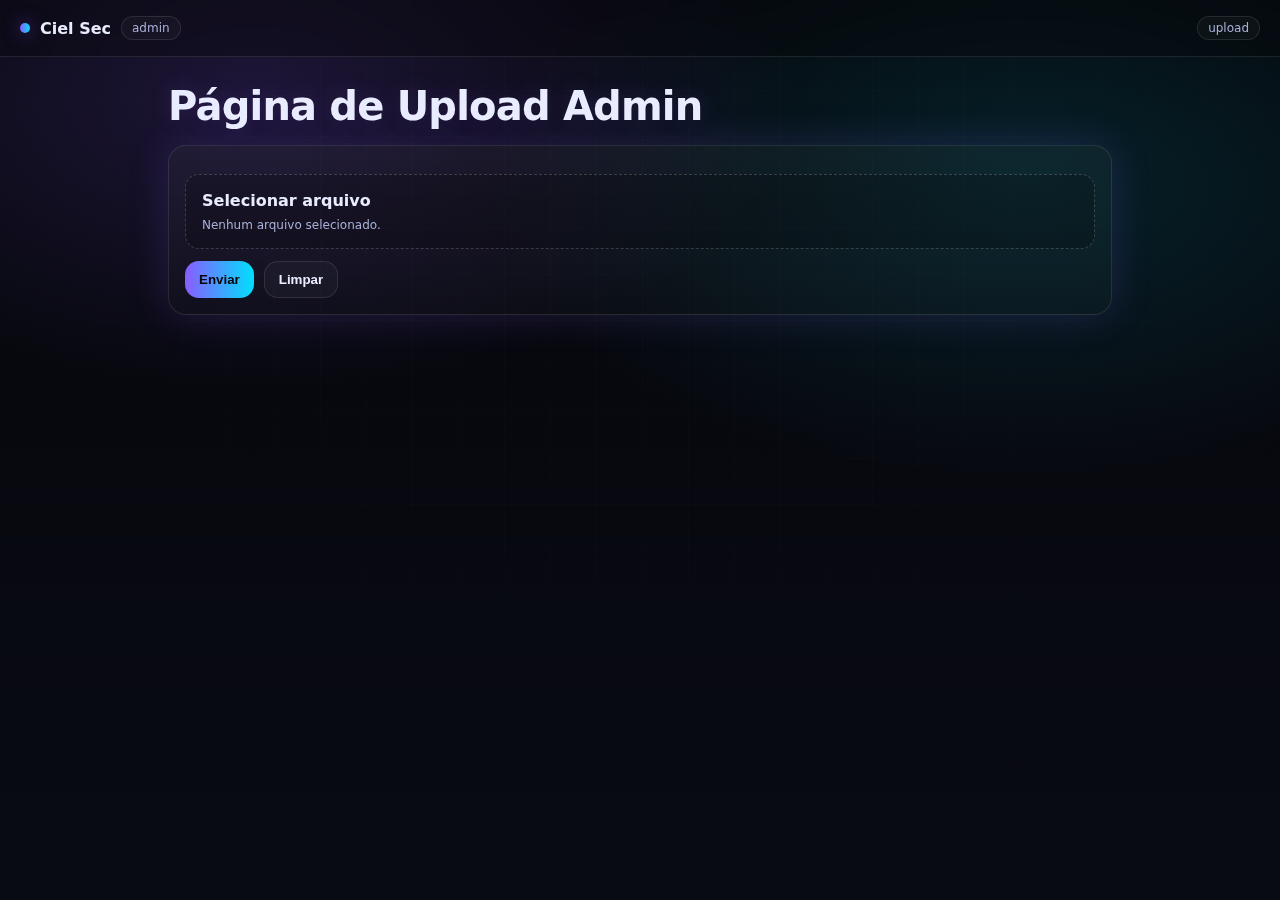
<file: upload.html>
<!doctype html>
<html lang="pt-BR">
<head>
  <meta charset="utf-8" />
  <meta name="viewport" content="width=device-width,initial-scale=1" />
  <title>Ciel Sec — Upload Admin</title>
  <style>
    :root{
      color-scheme: dark;
      --bg:#05060a; --bg2:#090b14; --txt:#e9ecff; --muted:#a8b0d6;
      --line:rgba(255,255,255,.10); --card:rgba(10,12,24,.62);
      --neon:#8a5cff; --neon2:#00e0ff; --r:18px; --t:.22s;
      --shadow:0 0 40px rgba(138,92,255,.18);
    }
    *{box-sizing:border-box;margin:0;padding:0}
    body{
      min-height:100vh;
      font-family:ui-sans-serif,system-ui,-apple-system,Segoe UI,Roboto,Arial;
      color:var(--txt);
      background:
        radial-gradient(900px 500px at 20% 10%, rgba(138,92,255,.18), transparent 60%),
        radial-gradient(900px 500px at 80% 20%, rgba(0,224,255,.12), transparent 60%),
        linear-gradient(180deg,var(--bg),var(--bg2));
      overflow-x:hidden;
    }
    .bg{position:fixed;inset:0;pointer-events:none;z-index:-1}
    .bg::before{
      content:"";position:absolute;inset:-2px;opacity:.32;
      background:
        linear-gradient(to right, rgba(255,255,255,.04) 1px, transparent 1px),
        linear-gradient(to bottom, rgba(255,255,255,.04) 1px, transparent 1px);
      background-size:46px 46px;
      mask-image:radial-gradient(circle at 50% 20%, #000 0, #000 40%, transparent 70%);
    }
    .bg::after{
      content:"";position:absolute;inset:0;opacity:.08;
      background:repeating-linear-gradient(180deg,rgba(255,255,255,.05) 0,rgba(255,255,255,.05) 1px,transparent 3px,transparent 8px);
    }
    header{
      position:sticky;top:0;z-index:10;
      display:flex;align-items:center;justify-content:space-between;
      padding:16px 20px;border-bottom:1px solid var(--line);
      background:rgba(5,6,10,.35);backdrop-filter:blur(10px);
    }
    .brand{display:flex;align-items:center;gap:10px}
    .dot{width:10px;height:10px;border-radius:999px;background:linear-gradient(90deg,var(--neon),var(--neon2));box-shadow:0 0 18px rgba(138,92,255,.65)}
    .tag{font-size:12px;color:var(--muted);padding:4px 10px;border:1px solid var(--line);border-radius:999px;background:rgba(255,255,255,.03)}
    main{max-width:980px;margin:0 auto;padding:28px 18px 80px}
    h1{font-size:40px;letter-spacing:-.8px;line-height:1.05;text-shadow:0 0 22px rgba(138,92,255,.18)}
    .card{
      margin-top:18px;
      border:1px solid var(--line);
      border-radius:var(--r);
      background:linear-gradient(180deg, rgba(255,255,255,.04), rgba(255,255,255,.02));
      box-shadow:var(--shadow);
      padding:16px;
    }
    .drop{
      margin-top:12px;
      display:block;
      border-radius:calc(var(--r) - 4px);
      border:1px dashed rgba(255,255,255,.18);
      background:rgba(0,0,0,.18);
      padding:16px;
      cursor:pointer;
      transition:transform var(--t),border-color var(--t),background var(--t);
      user-select:none;
    }
    .drop:hover{transform:translateY(-1px);border-color:rgba(138,92,255,.45);background:rgba(138,92,255,.06)}
    .hint{margin-top:8px;font-size:12px;color:var(--muted)}
    .row{display:flex;gap:10px;margin-top:12px;flex-wrap:wrap}
    .btn{
      border:none;cursor:pointer;border-radius:14px;padding:10px 14px;
      font-weight:800;color:#06060a;background:linear-gradient(90deg,var(--neon),var(--neon2));
      transition:transform var(--t),filter var(--t);
    }
    .btn:hover{transform:translateY(-1px);filter:brightness(1.05)}
    .btn.ghost{color:var(--txt);border:1px solid var(--line);background:rgba(255,255,255,.03)}
    .toast{
      margin-top:12px;display:none;
      border:1px solid rgba(0,224,255,.25);
      background:rgba(0,224,255,.08);
      border-radius:14px;padding:12px;
      font-size:13px;line-height:1.5;
    }
    .toast strong{display:block;margin-bottom:4px}
  </style>
</head>

<body>
  <div class="bg"></div>

  <header>
    <div class="brand">
      <span class="dot"></span>
      <strong>Ciel Sec</strong>
      <span class="tag">admin</span>
    </div>
    <span class="tag">upload</span>
  </header>

  <main>
    <h1>Página de Upload Admin</h1>

    <section class="card">
      <label class="drop">
        <input id="file" type="file" hidden />
        <strong>Selecionar arquivo</strong>
        <div class="hint" id="hint">Nenhum arquivo selecionado.</div>
      </label>

      <div class="row">
        <button class="btn" id="send" type="button">Enviar</button>
        <button class="btn ghost" id="clear" type="button">Limpar</button>
      </div>

      <div class="toast" id="toast">
        <strong>🚫 Acesso restrito</strong>
        Claro que não teria upload aqui :)<br/>
        Área administrativa — somente usuários autorizados.
      </div>
    </section>
  </main>

  <script>
    const file = document.getElementById("file");
    const hint = document.getElementById("hint");
    const toast = document.getElementById("toast");

    file.addEventListener("change", () => {
      const f = file.files?.[0];
      hint.textContent = f ? `${f.name} (${Math.round(f.size/1024)} KB)` : "Nenhum arquivo selecionado.";
      toast.style.display = "none";
    });

    document.getElementById("clear").addEventListener("click", () => {
      file.value = "";
      hint.textContent = "Nenhum arquivo selecionado.";
      toast.style.display = "none";
    });

    document.getElementById("send").addEventListener("click", () => {
      toast.style.display = "block";
      toast.scrollIntoView({ behavior: "smooth", block: "nearest" });
    });
  </script>
</body>
</html>
</file>
<file: styles.css>
:root{
  --bg0:#05030a;
  --bg1:#0a0614;
  --fg:#f7f5ff;
  --muted:rgba(247,245,255,.68);

  --a:#9f5bff;
  --b:#23f2c6;
  --c:#2ecbff;
  --d:#ff9bbf;

  --card:rgba(255,255,255,.05);
  --border:rgba(255,255,255,.12);
  --shadow:rgba(0,0,0,.45);
  --mono:"Share Tech Mono", ui-monospace, SFMono-Regular, Menlo, Monaco, Consolas, "Liberation Mono", "Courier New", monospace;
  --sans:"Space Grotesk", system-ui, -apple-system, Segoe UI, Roboto, Ubuntu, Cantarell, Noto Sans, Arial;
}

*{ box-sizing:border-box; }
html,body{ height:100%; }
html{
  background-color: var(--bg0);
}
body{
  margin:0;
  color:var(--fg);
  background:linear-gradient(180deg, var(--bg0), var(--bg1));
  background-color: var(--bg0);
  font-family: var(--sans);
  overflow-x:hidden;
  min-height:100vh;
}

.bg,
.noise,
.spotlight{
  position:fixed;
  inset:0;
  pointer-events:none;
}

.bg{
  background-color: var(--bg0);
  background-image:
    radial-gradient(820px 540px at 16% 18%, rgba(159,91,255,.22), transparent 60%),
    radial-gradient(920px 640px at 86% 12%, rgba(35,242,198,.12), transparent 58%),
    radial-gradient(760px 580px at 64% 92%, rgba(46,203,255,.12), transparent 64%),
    repeating-linear-gradient(0deg, rgba(255,255,255,.03) 0 1px, transparent 1px 28px),
    repeating-linear-gradient(90deg, rgba(255,255,255,.025) 0 1px, transparent 1px 28px);
  opacity:.85;
  filter: blur(.2px);
  z-index:-3;
}

.noise{
  background-image: url("data:image/svg+xml,%3Csvg xmlns='http://www.w3.org/2000/svg' width='160' height='160'%3E%3Cfilter id='n'%3E%3CfeTurbulence type='fractalNoise' baseFrequency='0.8' numOctaves='2' stitchTiles='stitch'/%3E%3C/filter%3E%3Crect width='160' height='160' filter='url(%23n)' opacity='0.12'/%3E%3C/svg%3E");
  mix-blend-mode: soft-light;
  opacity:.35;
  z-index:-2;
}

.spotlight{
  background: radial-gradient(420px 420px at var(--mx, 50%) var(--my, 20%), rgba(159,91,255,.22), transparent 60%);
  transition: opacity .25s ease;
  opacity:.7;
  z-index:-1;
}

.cursor,
.cursor-blur{
  position:fixed;
  top:0;
  left:0;
  width:22px;
  height:22px;
  border-radius:50%;
  pointer-events:none;
  transform: translate(-50%, -50%);
  opacity:0;
  transition: opacity .3s ease;
  z-index:20;
}

.cursor{
  border:1px solid rgba(255,255,255,.5);
  box-shadow: 0 0 12px rgba(159,91,255,.35);
}

.cursor-blur{
  width:110px;
  height:110px;
  background: radial-gradient(circle, rgba(35,242,198,.2), transparent 65%);
  filter: blur(6px);
  z-index:19;
}

body.has-pointer .cursor,
body.has-pointer .cursor-blur{ opacity:1; }

.gate{
  position:fixed;
  inset:0;
  display:grid;
  place-items:center;
  padding: 24px;
  z-index: 12;
  transition: opacity .6s ease, transform .6s ease;
}

.gate-card{
  width:min(760px, 100%);
  text-align:center;
  padding: 44px 28px;
  border-radius: 28px;
  border: 1px solid var(--border);
  background: rgba(7,5,14,.75);
  box-shadow: 0 26px 60px var(--shadow);
  backdrop-filter: blur(14px);
}

.gate-mark{ display:grid; place-items:center; margin-bottom: 18px; }

.logo{
  width: 72px;
  height: 72px;
  filter: drop-shadow(0 0 18px rgba(159,91,255,.35));
}

.logo-sm{
  width: 40px;
  height: 40px;
}

.gate-kicker{
  margin: 0;
  font-family: var(--mono);
  letter-spacing: .3em;
  text-transform: uppercase;
  color: rgba(247,245,255,.6);
  font-size: 12px;
}

.gate h1{
  margin: 12px 0 12px;
  font-family: var(--mono);
  letter-spacing: .55em;
  text-indent: .55em;
  font-size: clamp(38px, 5vw, 64px);
}

.gate-text{
  margin: 0 auto 10px;
  max-width: 520px;
  color: var(--muted);
  font-family: var(--mono);
  font-size: 14px;
}

.gate-signature{
  margin: 0 0 18px;
  color: rgba(247,245,255,.55);
  font-family: var(--mono);
}

.gate-lines{
  display:grid;
  gap: 12px;
  width:min(520px, 100%);
  margin: 14px auto;
}

.gate-lines span{
  height: 2px;
  border-radius: 999px;
  background: linear-gradient(90deg, transparent, rgba(35,242,198,.75), rgba(159,91,255,.8), transparent);
  box-shadow: 0 0 12px rgba(35,242,198,.22);
}

.gate-lines .thin{
  height: 1px;
  background: linear-gradient(90deg, transparent, rgba(255,255,255,.3), transparent);
  box-shadow: none;
}

.gate-welcome{
  font-family: var(--mono);
  font-size: 18px;
  color: rgba(247,245,255,.9);
  text-shadow: 0 0 14px rgba(35,242,198,.18);
}

.gate-hint{
  margin: 16px 0 0;
  font-size: 12px;
  color: rgba(247,245,255,.55);
  font-family: var(--mono);
}

.content,
.site-header,
.footer{
  opacity:0;
  transform: translateY(12px);
  pointer-events:none;
  transition: opacity .6s ease, transform .6s ease;
}

body.entered .gate{
  opacity:0;
  transform: translateY(-10px);
  pointer-events:none;
}

body.entered .content,
body.entered .site-header,
body.entered .footer{
  opacity:1;
  transform: translateY(0);
  pointer-events:auto;
}

.site-header{
  position:fixed;
  top:24px;
  left:50%;
  transform: translateX(-50%);
  width:min(1180px, 92vw);
  display:flex;
  align-items:center;
  justify-content:space-between;
  gap: 18px;
  padding: 18px 24px;
  border-radius: 22px;
  border: 1px solid var(--border);
  background: rgba(9,6,18,.72);
  backdrop-filter: blur(16px);
  box-shadow: 0 22px 50px var(--shadow);
  z-index:10;
}

.brand{
  display:flex;
  align-items:center;
  gap: 14px;
}

.brand-title{
  font-family: var(--mono);
  letter-spacing: .24em;
  font-size: 14px;
}

.brand-sub{
  font-size: 12px;
  color: var(--muted);
}

.nav{
  display:flex;
  align-items:center;
  gap: 14px;
  flex-wrap: wrap;
  justify-content:center;
}

.nav a{
  color: rgba(247,245,255,.8);
  text-decoration:none;
  font-family: var(--mono);
  font-size: 12px;
  padding: 8px 12px;
  border-radius: 999px;
  border: 1px solid rgba(255,255,255,.1);
  background: rgba(255,255,255,.03);
  transition: border-color .2s ease, color .2s ease, transform .2s ease;
}

.nav a:hover{
  border-color: rgba(35,242,198,.35);
  color: rgba(247,245,255,.95);
  transform: translateY(-1px);
}

.content{
  width:min(1180px, 92vw);
  margin: 0 auto;
  padding: 160px 0 80px;
  display:grid;
  gap: 48px;
}

.hero{
  display:grid;
  grid-template-columns: repeat(12, 1fr);
  gap: 24px;
  align-items:stretch;
}

.hero-content{
  grid-column: span 7;
  padding: 40px;
  border-radius: 30px;
  background: var(--card);
  border: 1px solid var(--border);
  box-shadow: 0 24px 60px var(--shadow);
}

.hero h2{
  margin: 16px 0 16px;
  font-size: clamp(30px, 3.6vw, 52px);
  line-height: 1.1;
  letter-spacing: .01em;
}

.hero-text{
  color: var(--muted);
  font-size: 16px;
  line-height: 1.7;
  margin: 0 0 24px;
}

.hero-actions{
  display:flex;
  gap: 12px;
  flex-wrap: wrap;
  margin-bottom: 24px;
}

.hero-meta{
  display:flex;
  gap: 12px;
  flex-wrap: wrap;
  color: rgba(247,245,255,.6);
  font-family: var(--mono);
  font-size: 12px;
}

.hero-panel{
  grid-column: span 5;
  display:grid;
  gap: 16px;
}

.panel-card,
.panel-mini{
  border-radius: 24px;
  border: 1px solid var(--border);
  background: rgba(10,6,18,.7);
  padding: 28px;
  box-shadow: 0 20px 50px var(--shadow);
}

.panel-title{
  text-transform: uppercase;
  letter-spacing: .3em;
  font-size: 11px;
  font-family: var(--mono);
  color: rgba(247,245,255,.6);
}

.panel-card h3{
  margin: 14px 0;
  font-size: 22px;
}

.panel-card p{
  margin: 0 0 20px;
  color: var(--muted);
}

.panel-mini{
  display:grid;
  grid-template-columns: repeat(2, 1fr);
  gap: 12px;
  align-items:center;
}

.panel-mini strong{
  font-size: 16px;
}

.panel-label{
  margin:0;
  font-size: 11px;
  color: rgba(247,245,255,.55);
  text-transform: uppercase;
  letter-spacing: .2em;
  font-family: var(--mono);
}

.featured-card{
  display:grid;
  grid-template-columns: repeat(12, 1fr);
  gap: 20px;
  padding: 32px;
  border-radius: 28px;
  border: 1px solid var(--border);
  background: linear-gradient(130deg, rgba(255,255,255,.05), rgba(255,255,255,.02));
  box-shadow: 0 20px 50px var(--shadow);
}

.featured-text{
  grid-column: span 8;
}

.featured-text h3{
  margin: 12px 0;
  font-size: 26px;
}

.featured-text p{
  margin: 0 0 20px;
  color: var(--muted);
}

.featured-actions{
  display:flex;
  gap: 12px;
  flex-wrap: wrap;
}

.featured-meta{
  grid-column: span 4;
  display:grid;
  gap: 12px;
  border-left: 1px solid rgba(255,255,255,.08);
  padding-left: 20px;
}

.section-head{
  display:flex;
  align-items:flex-end;
  justify-content:space-between;
  gap: 16px;
  flex-wrap: wrap;
}

.posts h3{
  margin: 8px 0 0;
  font-size: 26px;
}

.filters{ display:flex; gap: 10px; flex-wrap: wrap; }

.post-grid{
  margin-top: 24px;
  display:grid;
  grid-template-columns: repeat(12, 1fr);
  gap: 16px;
}

.post-card{
  grid-column: span 6;
  padding: 24px;
  border-radius: 22px;
  border: 1px solid rgba(255,255,255,.12);
  background: rgba(255,255,255,.04);
  box-shadow: 0 16px 40px var(--shadow);
  transition: transform .2s ease, border-color .2s ease;
}

.post-card:hover{
  transform: translateY(-4px);
  border-color: rgba(46,203,255,.35);
}

.post-card h4{
  margin: 12px 0 10px;
  font-size: 17px;
}

.post-excerpt{
  margin: 0 0 16px;
  color: var(--muted);
}

.post-meta{
  font-family: var(--mono);
  font-size: 12px;
  color: rgba(247,245,255,.55);
  display:flex;
  gap: 10px;
}

.post-tag{
  display:inline-flex;
  padding: 6px 12px;
  border-radius: 999px;
  background: rgba(159,91,255,.15);
  border: 1px solid rgba(159,91,255,.35);
  font-size: 11px;
  text-transform: uppercase;
  letter-spacing: .2em;
  font-family: var(--mono);
  color: rgba(247,245,255,.85);
}

.newsletter-card{
  display:flex;
  align-items:center;
  justify-content:space-between;
  gap: 24px;
  padding: 32px;
  border-radius: 26px;
  border: 1px solid var(--border);
  background: rgba(12,8,20,.6);
  box-shadow: 0 18px 44px var(--shadow);
}

.newsletter-form{
  display:flex;
  gap: 12px;
  flex-wrap: wrap;
  align-items:center;
}

.newsletter-form input{
  min-width: 240px;
  padding: 12px 14px;
  border-radius: 14px;
  border: 1px solid rgba(255,255,255,.2);
  background: rgba(255,255,255,.04);
  color: var(--fg);
  font-family: var(--sans);
}

.newsletter-form input::placeholder{ color: rgba(247,245,255,.5); }

.contact{
  display:flex;
  align-items:center;
  justify-content:space-between;
  gap: 18px;
  flex-wrap: wrap;
}

.contact-links{ display:flex; gap: 12px; flex-wrap: wrap; }

.contact-links a{
  padding: 10px 14px;
  border-radius: 999px;
  border: 1px solid rgba(255,255,255,.14);
  background: rgba(255,255,255,.04);
  color: rgba(247,245,255,.85);
  text-decoration:none;
  font-family: var(--mono);
  transition: border-color .2s ease, transform .2s ease;
}

.contact-links a:hover{
  border-color: rgba(35,242,198,.35);
  transform: translateY(-1px);
}

.footer{
  width:min(1180px, 92vw);
  margin: 0 auto 40px;
  display:flex;
  justify-content:center;
  gap: 12px;
  color: rgba(247,245,255,.6);
  font-family: var(--mono);
  font-size: 12px;
}

.btn{
  appearance:none;
  border:1px solid rgba(255,255,255,.16);
  background: rgba(255,255,255,.06);
  color: var(--fg);
  padding: 12px 18px;
  border-radius: 14px;
  text-decoration:none;
  display:inline-flex;
  align-items:center;
  justify-content:center;
  gap:10px;
  cursor:pointer;
  user-select:none;
  font-family: var(--mono);
  letter-spacing: .12em;
  transition: transform .12s ease, filter .12s ease, border-color .12s ease, background .12s ease;
}

.btn-primary{
  border-color: rgba(159,91,255,.42);
  background: linear-gradient(135deg, rgba(159,91,255,.26), rgba(46,203,255,.14), rgba(35,242,198,.1));
  box-shadow: 0 12px 32px rgba(0,0,0,.3), inset 0 0 0 1px rgba(255,255,255,.05);
}

.btn-ghost{
  border-color: rgba(255,255,255,.12);
  background: rgba(255,255,255,.04);
}

.btn:hover{ transform: translateY(-1px); filter: brightness(1.08); }
.btn:active{ transform: translateY(0); }

.eyebrow{
  font-family: var(--mono);
  letter-spacing: .28em;
  font-size: 11px;
  color: rgba(247,245,255,.55);
  text-transform: uppercase;
}

.chip{
  padding: 8px 12px;
  border-radius: 999px;
  border: 1px solid rgba(255,255,255,.16);
  background: rgba(255,255,255,.03);
  color: rgba(247,245,255,.7);
  font-family: var(--mono);
  font-size: 11px;
  cursor:pointer;
  transition: transform .12s ease, border-color .12s ease;
}

.chip.is-active{
  border-color: rgba(159,91,255,.4);
  color: rgba(247,245,255,.92);
  background: rgba(159,91,255,.12);
}

kbd{
  font-family: var(--mono);
  font-size: 11px;
  padding: 2px 7px;
  border-radius: 10px;
  border: 1px solid rgba(255,255,255,.16);
  background: rgba(0,0,0,.22);
}

@media (max-width: 980px){
  .site-header{ position:static; transform:none; margin: 24px auto 0; }
  .content{ padding: 40px 0 60px; }
  .hero{ grid-template-columns: repeat(1, 1fr); }
  .hero-content, .hero-panel{ grid-column: span 1; }
  .featured-card{ grid-template-columns: repeat(1, 1fr); }
  .featured-text, .featured-meta{ grid-column: span 1; padding-left: 0; border-left:none; }
  .post-card{ grid-column: span 12; }
  .newsletter-card{ flex-direction: column; align-items:flex-start; }
}

@media (max-width: 640px){
  .site-header{ gap: 12px; padding: 16px; flex-direction: column; align-items:flex-start; }
  .nav{ justify-content:flex-start; }
  .hero-content{ padding: 28px; }
  .panel-card, .panel-mini{ padding: 22px; }
  .newsletter-form{ width:100%; }
  .newsletter-form input{ width:100%; }
  .gate h1{ letter-spacing: .35em; text-indent: .35em; }
}

@media (prefers-reduced-motion: reduce){
  *{ scroll-behavior:auto !important; }
  .post-card, .btn, .nav a, .gate, .content, .site-header, .footer{ transition: none !important; }
  .cursor, .cursor-blur{ display:none !important; }
}
</file>
